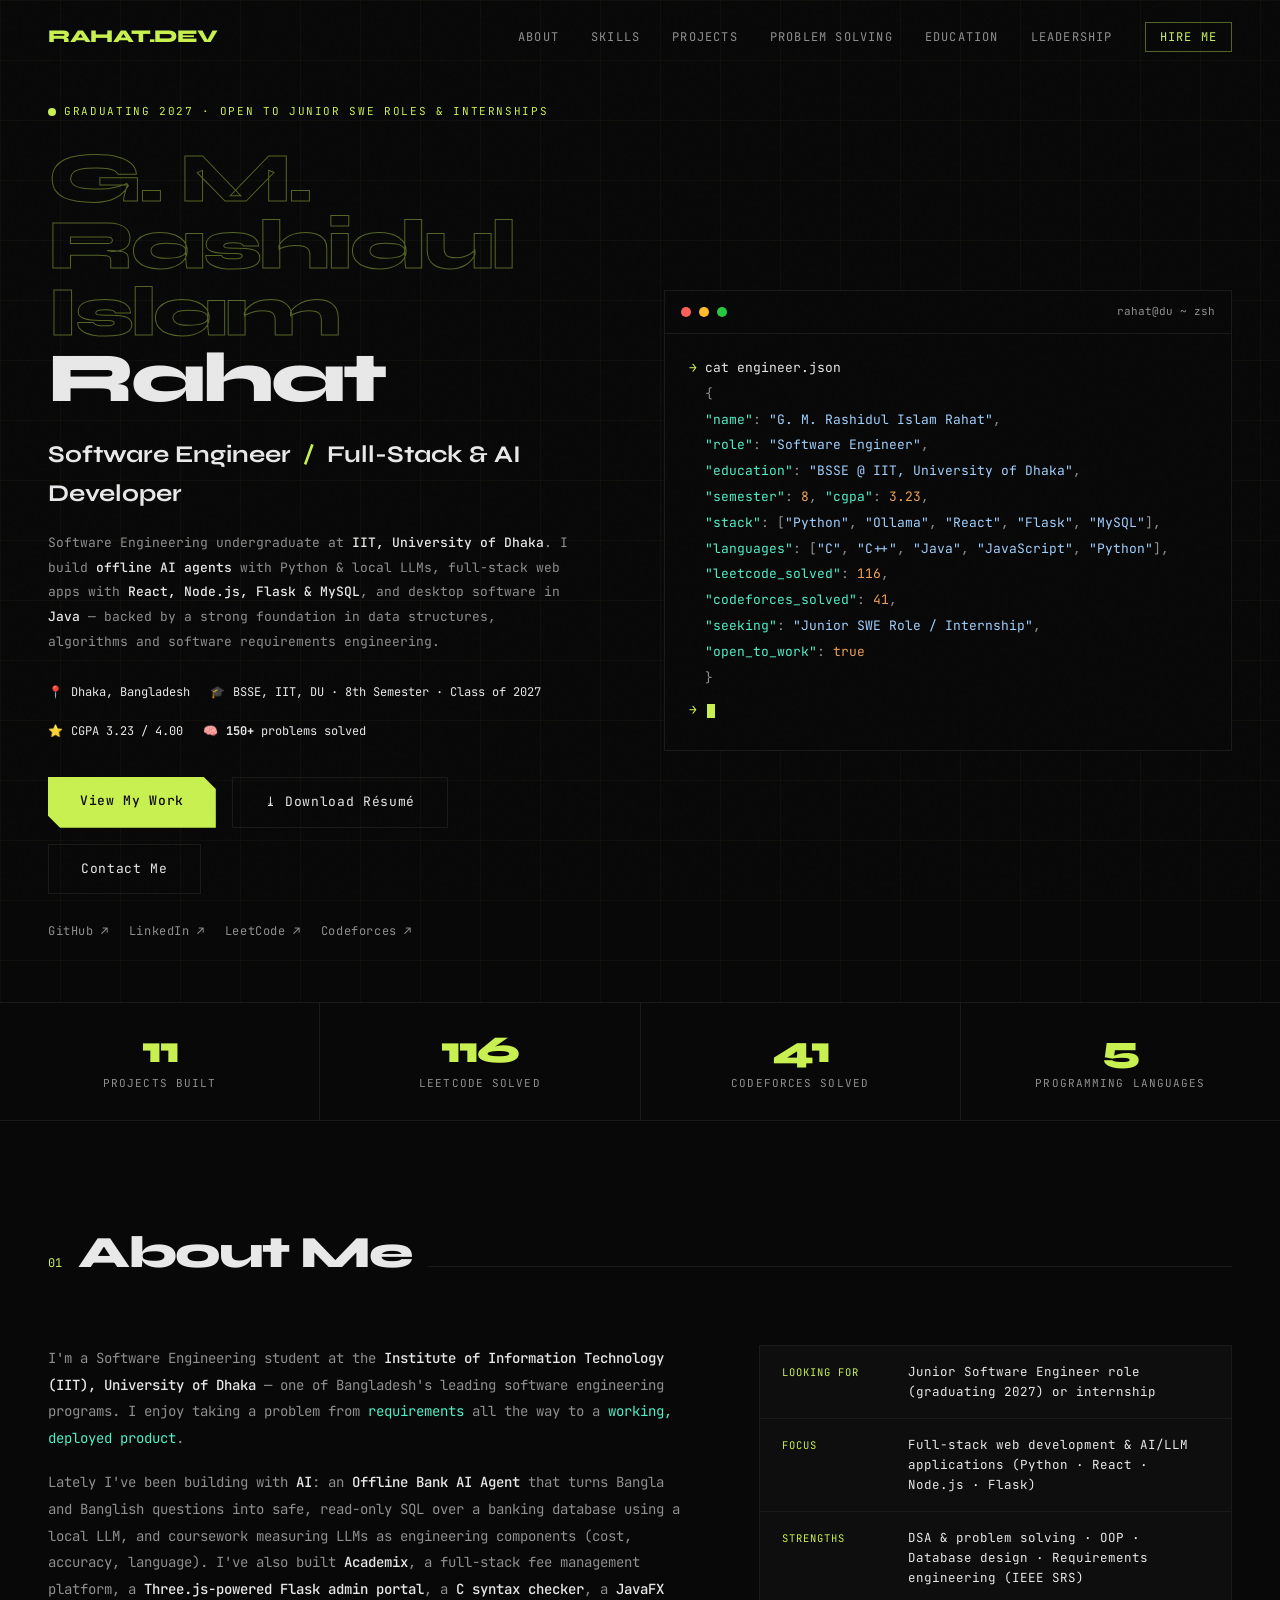
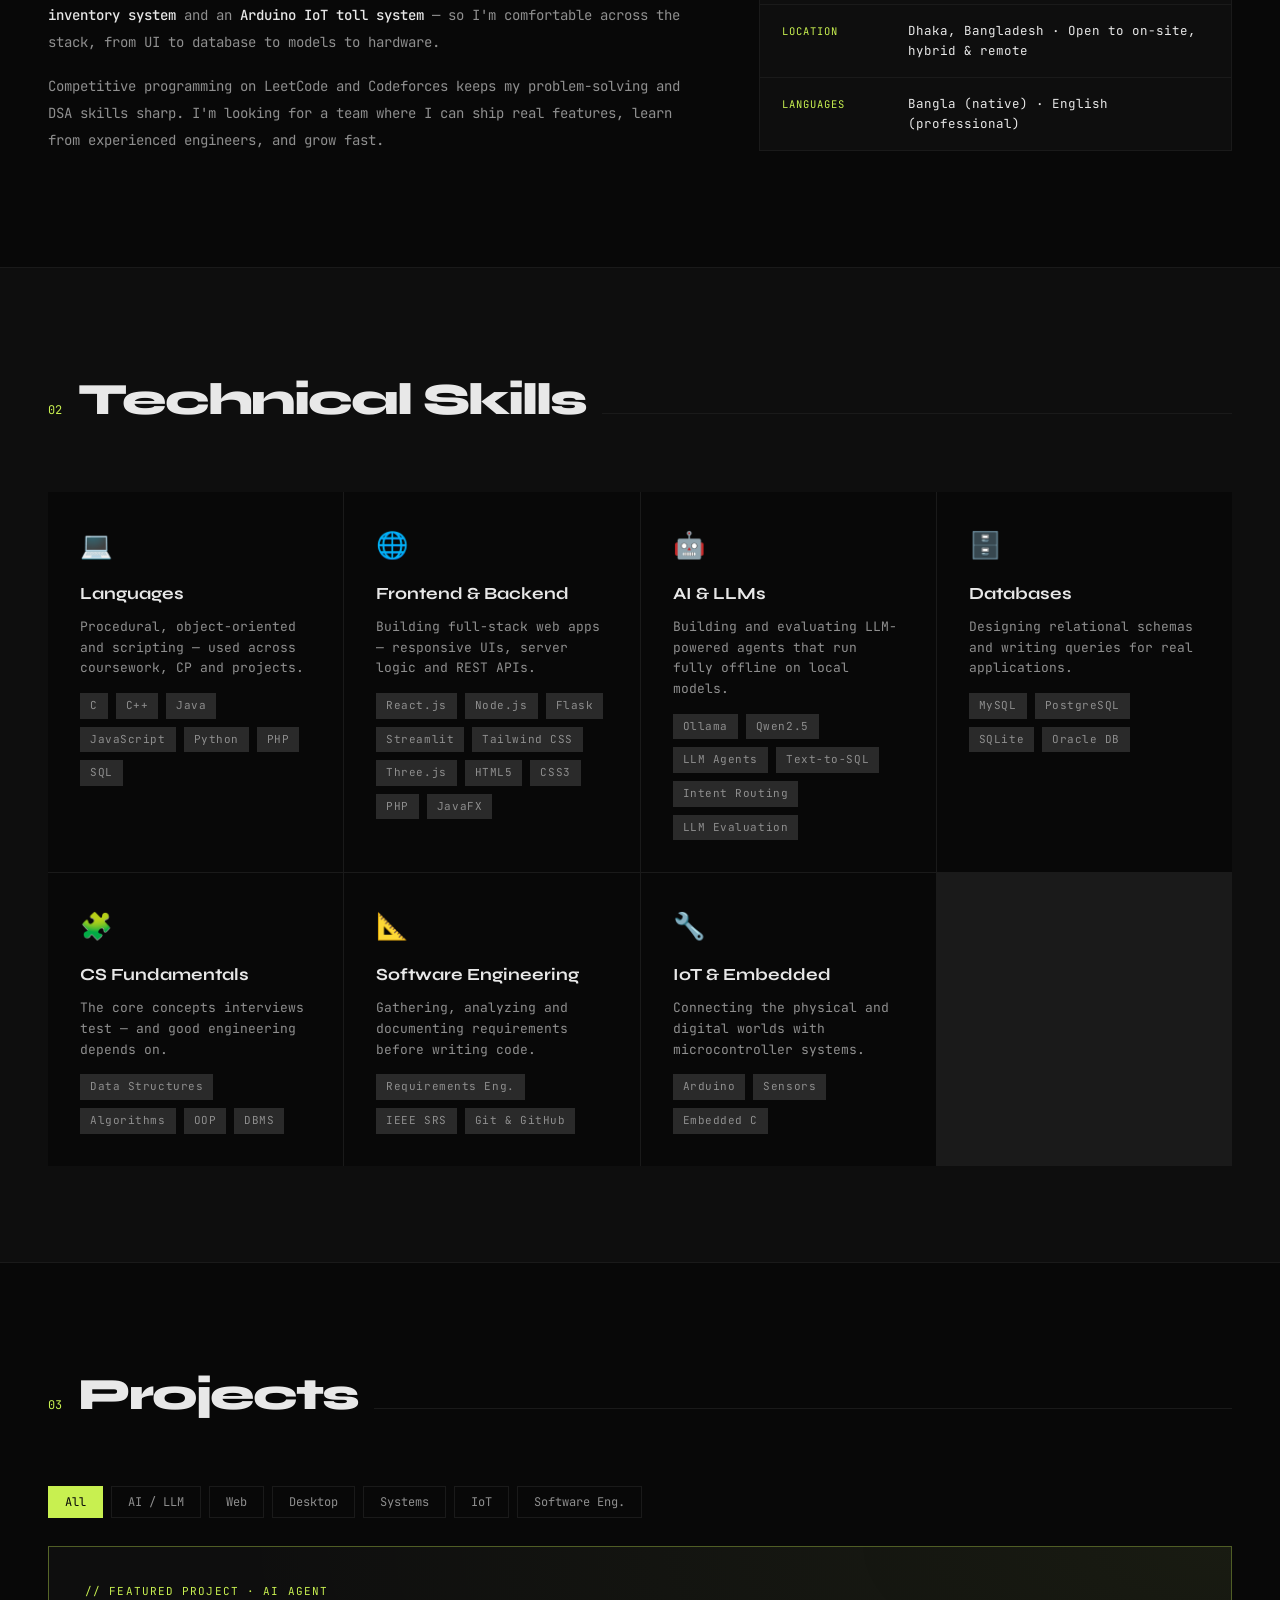
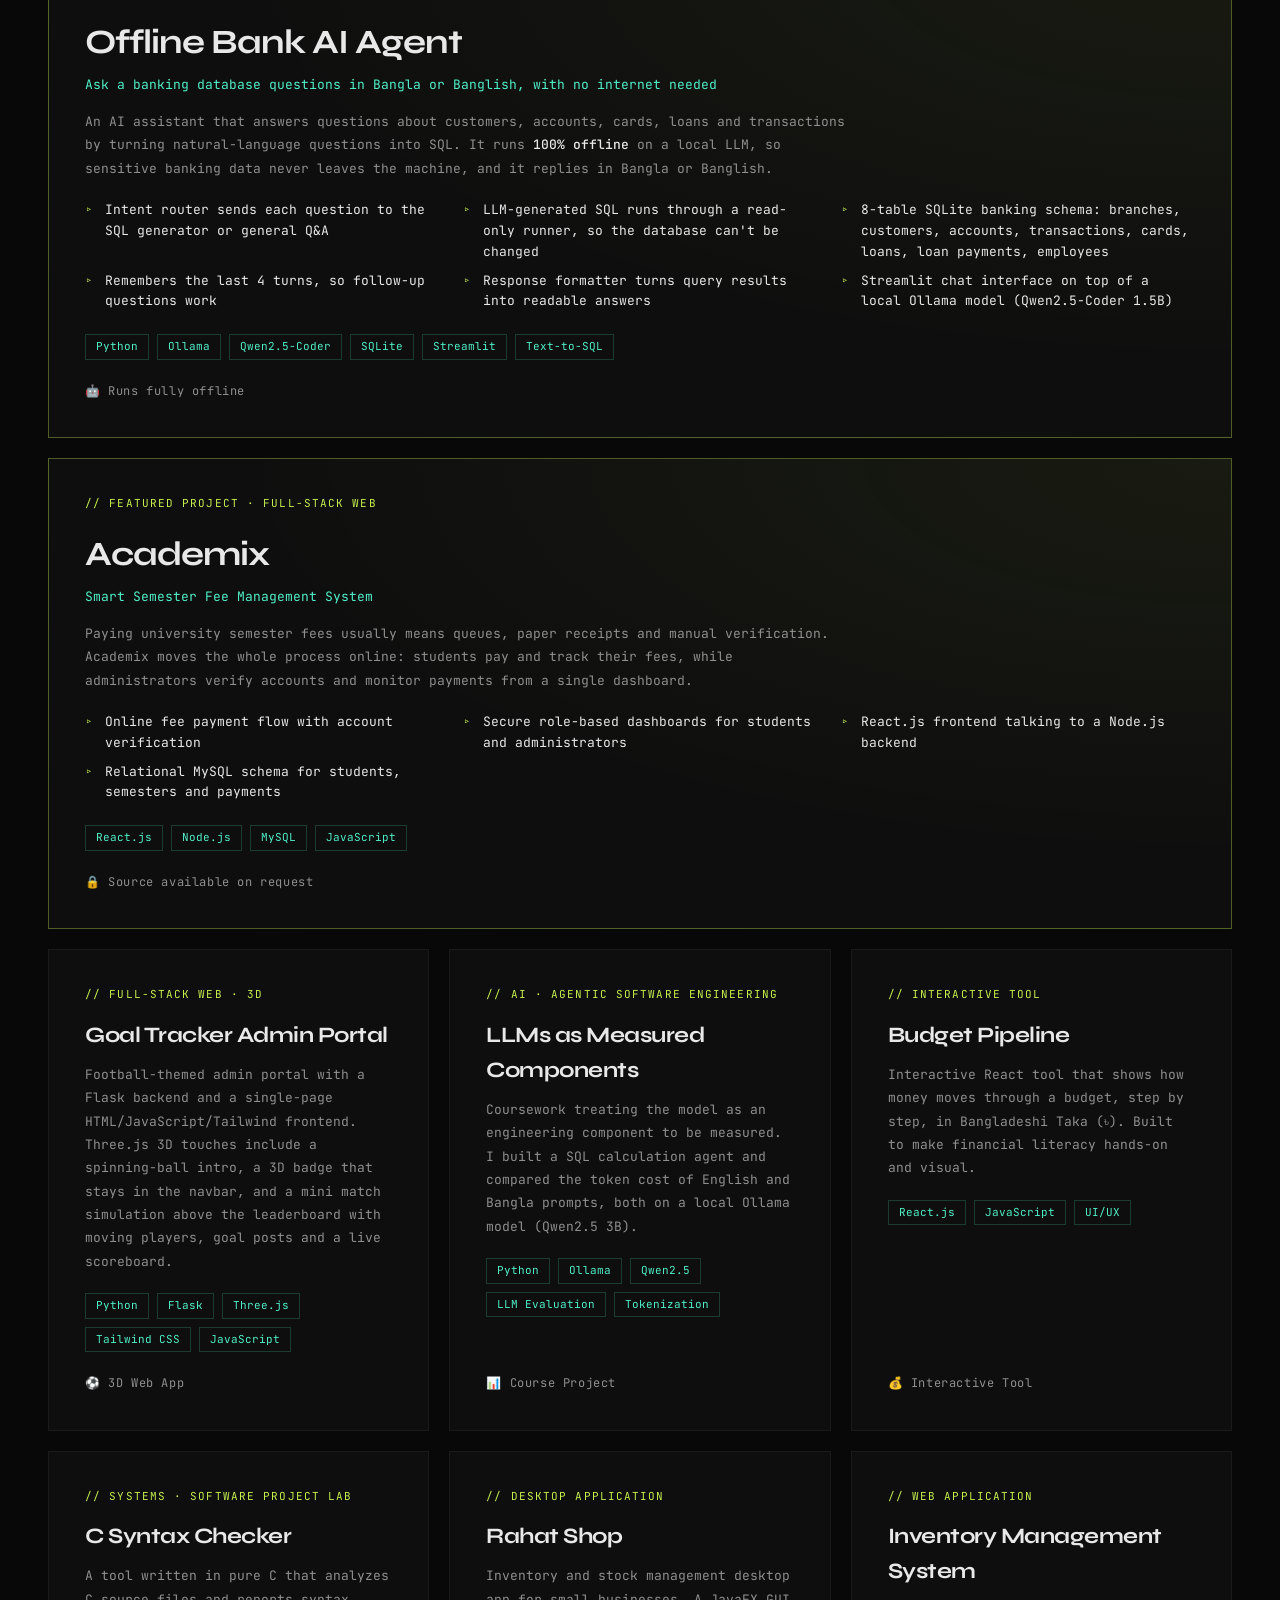
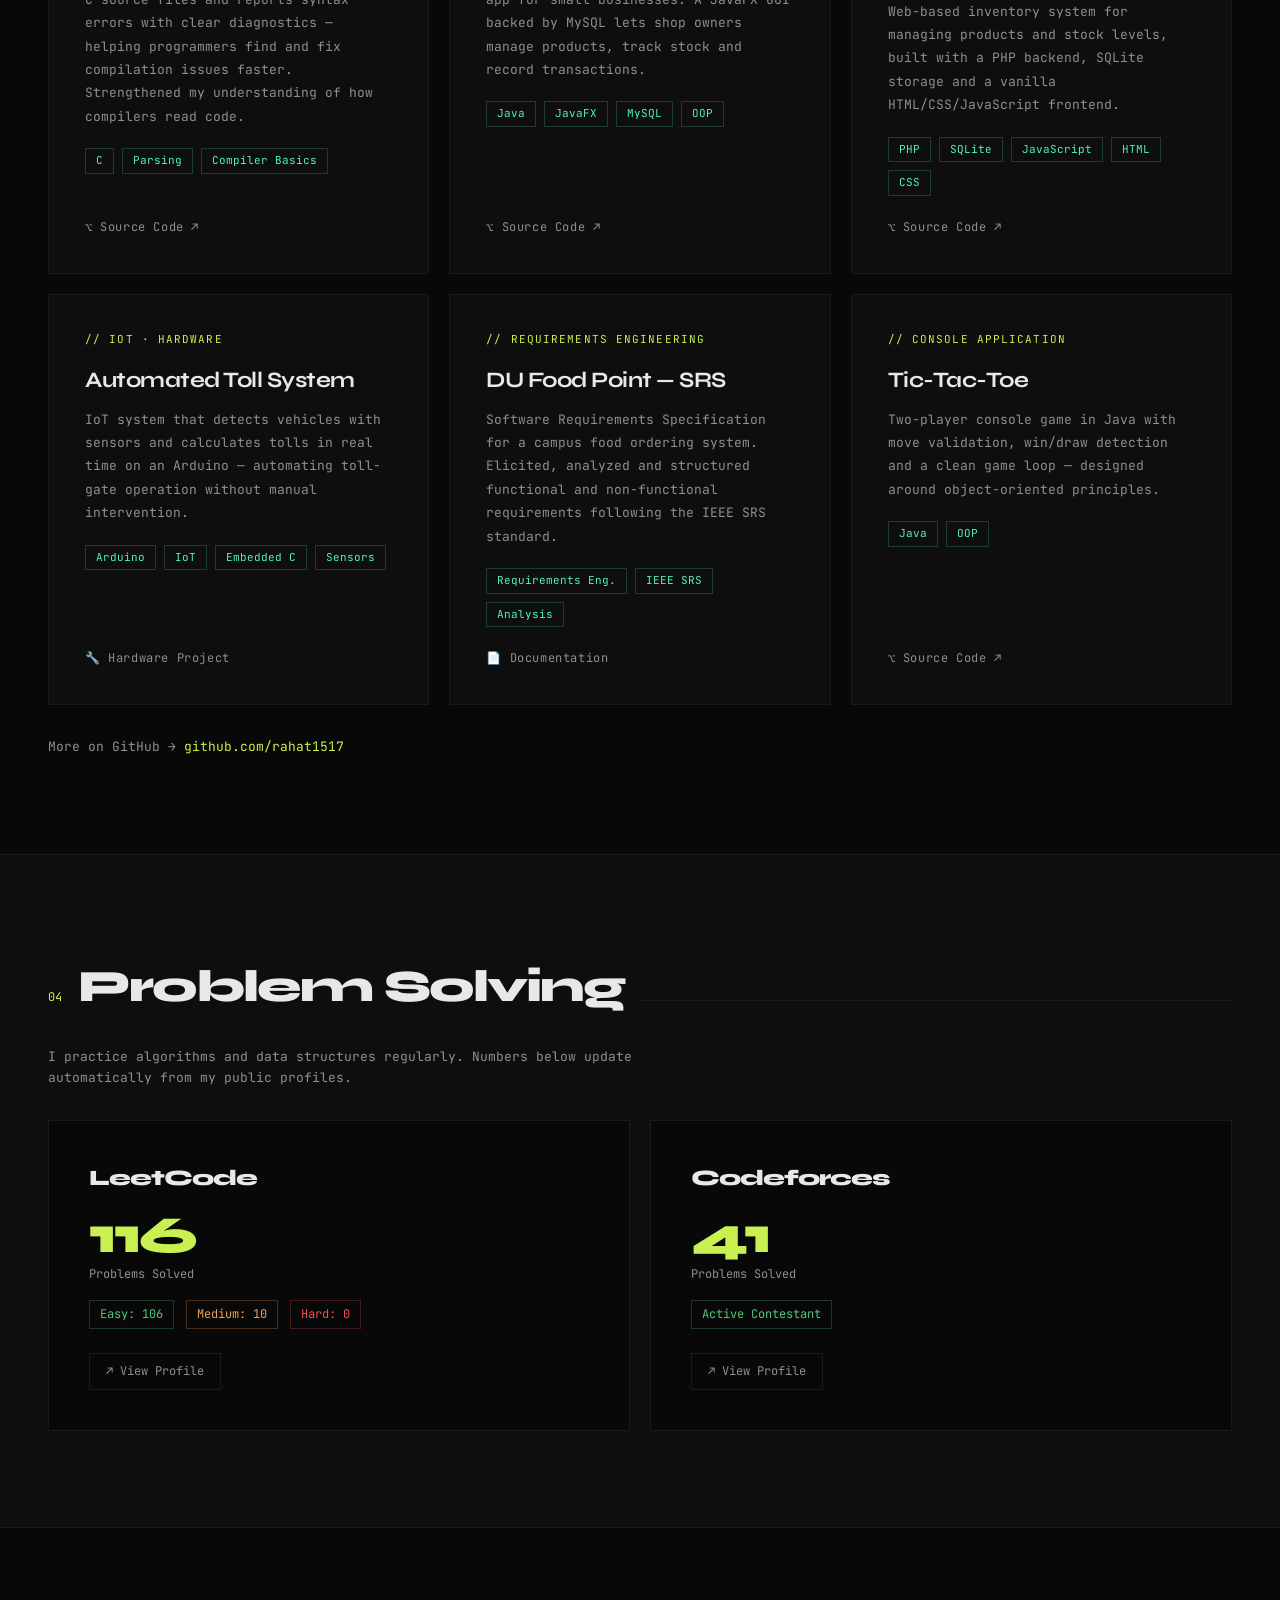
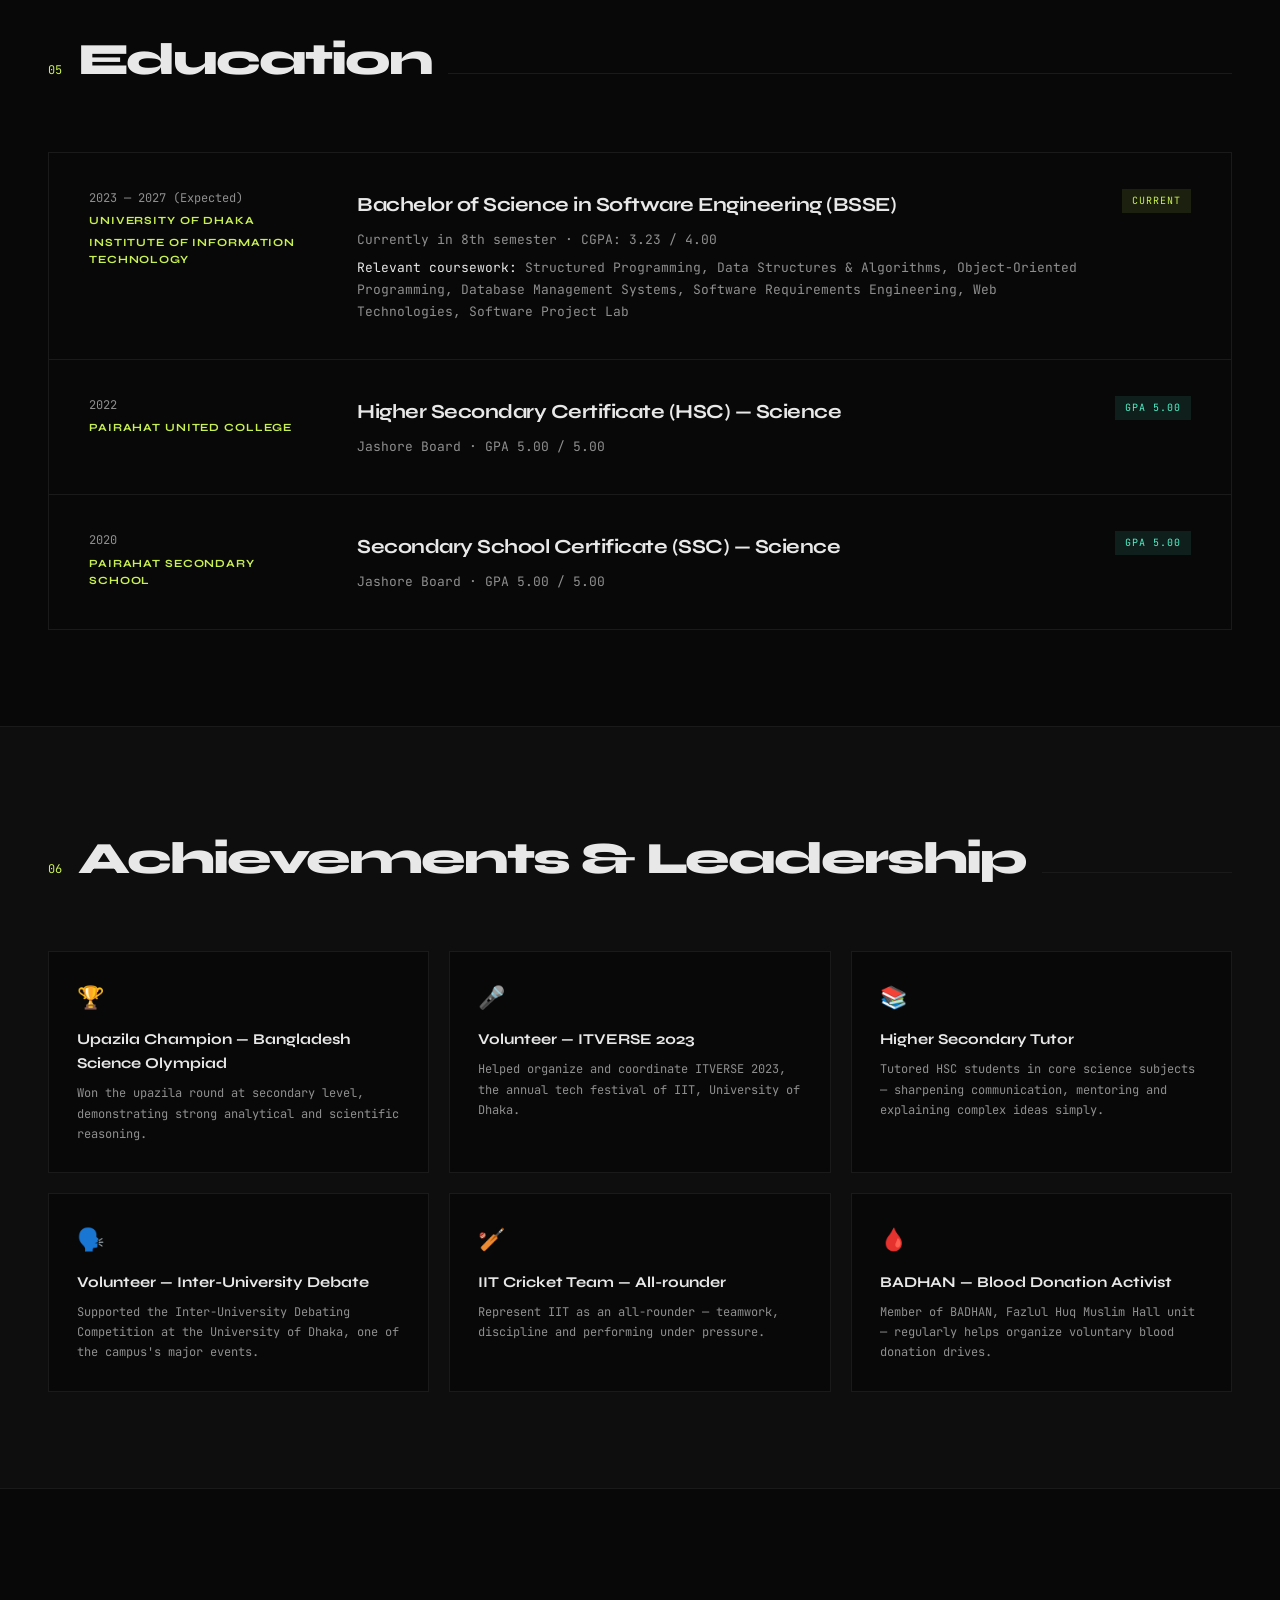
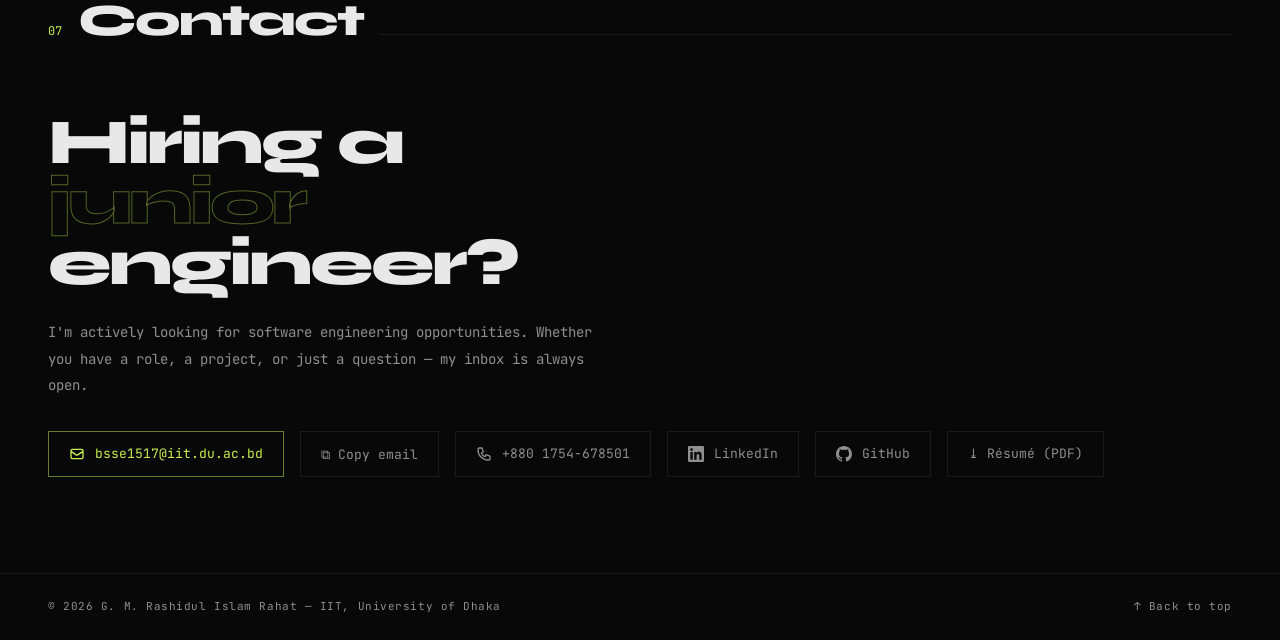
<file: index.html>
<!DOCTYPE html>
<html lang="en">
<head>
  <meta charset="UTF-8" />
  <meta name="viewport" content="width=device-width, initial-scale=1.0" />
  <title>G. M. Rashidul Islam Rahat — Software Engineer | Full-Stack Developer</title>
  <meta name="description" content="G. M. Rashidul Islam Rahat — Software Engineering student at IIT, University of Dhaka. Full-stack and AI developer (Python, LLM agents, Flask, React, Node.js, MySQL, Java) and competitive programmer, graduating 2027 and open to junior software engineering roles and internships." />
  <meta name="keywords" content="Software Engineer, Full-Stack Developer, React, Node.js, MySQL, Java, C++, University of Dhaka, IIT, Junior Software Engineer, Internship, Bangladesh" />
  <meta name="author" content="G. M. Rashidul Islam Rahat" />
  <meta name="theme-color" content="#080808" />

  <!-- Open Graph (link previews on LinkedIn, Facebook, Slack...) -->
  <meta property="og:type" content="website" />
  <meta property="og:title" content="G. M. Rashidul Islam Rahat — Software Engineer" />
  <meta property="og:description" content="Full-stack developer & Software Engineering student at IIT, University of Dhaka. Graduating 2027, open to junior SWE roles and internships." />

  <link rel="icon" href="data:image/svg+xml,%3Csvg xmlns='http://www.w3.org/2000/svg' viewBox='0 0 64 64'%3E%3Crect width='64' height='64' fill='%23080808'/%3E%3Ctext x='50%25' y='54%25' dominant-baseline='middle' text-anchor='middle' font-family='monospace' font-weight='700' font-size='34' fill='%23c8f050'%3ER%3C/text%3E%3C/svg%3E" />

  <link rel="preconnect" href="https://fonts.googleapis.com" />
  <link rel="preconnect" href="https://fonts.gstatic.com" crossorigin />
  <link href="https://fonts.googleapis.com/css2?family=Syne:wght@400;700;800&family=JetBrains+Mono:wght@300;400;500&display=swap" rel="stylesheet" />
  <link rel="stylesheet" href="style.css" />

  <!-- Structured data: helps Google show your name, role and profiles -->
  <script type="application/ld+json">
  {
    "@context": "https://schema.org",
    "@type": "Person",
    "name": "G. M. Rashidul Islam Rahat",
    "jobTitle": "Software Engineer (Student)",
    "alumniOf": "Institute of Information Technology, University of Dhaka",
    "address": { "@type": "PostalAddress", "addressLocality": "Dhaka", "addressCountry": "BD" },
    "email": "mailto:bsse1517@iit.du.ac.bd",
    "sameAs": [
      "https://github.com/rahat1517",
      "https://www.linkedin.com/in/g-m-rashidul-islam-rahat-509b66341/",
      "https://leetcode.com/Rahat1517",
      "https://codeforces.com/profile/rahat1517"
    ],
    "knowsAbout": ["Software Engineering", "Full-Stack Development", "AI Agents", "Large Language Models", "Python", "Flask", "React", "Node.js", "MySQL", "SQLite", "Java", "C++", "Data Structures and Algorithms"]
  }
  </script>
</head>
<body>

  <a href="#main" class="skip-link">Skip to content</a>

  <div class="cursor" id="cursor" aria-hidden="true"></div>
  <div class="cursor-ring" id="cursorRing" aria-hidden="true"></div>

  <!-- NAV -->
  <nav id="nav" aria-label="Primary">
    <a href="#top" class="nav-logo">RAHAT.DEV</a>
    <ul class="nav-links" id="navLinks">
      <li><a href="#about">About</a></li>
      <li><a href="#skills">Skills</a></li>
      <li><a href="#projects">Projects</a></li>
      <li><a href="#cp">Problem Solving</a></li>
      <li><a href="#education">Education</a></li>
      <li><a href="#activities">Leadership</a></li>
      <li><a href="#contact" class="nav-cta">Hire Me</a></li>
    </ul>
    <button class="nav-burger" id="navBurger" aria-label="Open menu" aria-expanded="false" aria-controls="navLinks">
      <span></span><span></span><span></span>
    </button>
  </nav>

  <main id="main">

  <!-- HERO -->
  <section class="hero" id="top">
    <div class="hero-left">
      <p class="hero-tag"><span class="status-dot"></span>Graduating 2027 · Open to Junior SWE Roles &amp; Internships</p>
      <h1 class="hero-name">
        <span class="outline">G. M. Rashidul Islam</span>
        Rahat
      </h1>
      <p class="hero-role">Software Engineer <span class="sep">/</span> Full-Stack &amp; AI Developer</p>
      <p class="hero-desc">
        Software Engineering undergraduate at <strong>IIT, University of Dhaka</strong>.
        I build <strong>offline AI agents</strong> with Python &amp; local LLMs,
        full-stack web apps with <strong>React, Node.js, Flask &amp; MySQL</strong>,
        and desktop software in <strong>Java</strong> — backed by a strong foundation
        in data structures, algorithms and software requirements engineering.
      </p>
      <div class="hero-meta">
        <div class="hero-meta-item">📍 <span>Dhaka, Bangladesh</span></div>
        <div class="hero-meta-item">🎓 <span>BSSE, IIT, DU · 8th Semester · Class of 2027</span></div>
        <div class="hero-meta-item">⭐ <span>CGPA 3.23 / 4.00</span></div>
        <div class="hero-meta-item">🧠 <span><b id="hero-solved">150+</b> problems solved</span></div>
      </div>
      <div class="hero-cta">
        <a href="#projects" class="btn-primary">View My Work</a>
        <a href="resume.pdf" class="btn-outline resume-btn" download>⤓ Download Résumé</a>
        <a href="mailto:bsse1517@iit.du.ac.bd?subject=Opportunity%20for%20Rahat" class="btn-outline">Contact Me</a>
      </div>
      <div class="hero-social">
        <a href="https://github.com/rahat1517" target="_blank" rel="noopener" aria-label="GitHub">GitHub ↗</a>
        <a href="https://www.linkedin.com/in/g-m-rashidul-islam-rahat-509b66341/" target="_blank" rel="noopener" aria-label="LinkedIn">LinkedIn ↗</a>
        <a href="https://leetcode.com/Rahat1517" target="_blank" rel="noopener" aria-label="LeetCode">LeetCode ↗</a>
        <a href="https://codeforces.com/profile/rahat1517" target="_blank" rel="noopener" aria-label="Codeforces">Codeforces ↗</a>
      </div>
    </div>

    <div class="hero-right" aria-hidden="true">
      <div class="terminal">
        <div class="terminal-header">
          <div class="dot r"></div>
          <div class="dot y"></div>
          <div class="dot g"></div>
          <span class="t-title">rahat@du ~ zsh</span>
        </div>
        <div class="terminal-body">
          <div class="tl"><span class="tp">→</span> <span class="tc">cat engineer.json</span></div>
          <div class="tl"><span class="to">{</span></div>
          <div class="tl"><span class="to"><span class="tk">"name"</span>: <span class="ts">"G. M. Rashidul Islam Rahat"</span>,</span></div>
          <div class="tl"><span class="to"><span class="tk">"role"</span>: <span class="ts">"Software Engineer"</span>,</span></div>
          <div class="tl"><span class="to"><span class="tk">"education"</span>: <span class="ts">"BSSE @ IIT, University of Dhaka"</span>,</span></div>
          <div class="tl"><span class="to"><span class="tk">"semester"</span>: <span class="tv">8</span>, <span class="tk">"cgpa"</span>: <span class="tv">3.23</span>,</span></div>
          <div class="tl"><span class="to"><span class="tk">"stack"</span>: [<span class="ts">"Python"</span>, <span class="ts">"Ollama"</span>, <span class="ts">"React"</span>, <span class="ts">"Flask"</span>, <span class="ts">"MySQL"</span>],</span></div>
          <div class="tl"><span class="to"><span class="tk">"languages"</span>: [<span class="ts">"C"</span>, <span class="ts">"C++"</span>, <span class="ts">"Java"</span>, <span class="ts">"JavaScript"</span>, <span class="ts">"Python"</span>],</span></div>
          <div class="tl"><span class="to"><span class="tk">"leetcode_solved"</span>: <span class="tv" id="terminal-lc">116</span>,</span></div>
          <div class="tl"><span class="to"><span class="tk">"codeforces_solved"</span>: <span class="tv" id="terminal-cf">41</span>,</span></div>
          <div class="tl"><span class="to"><span class="tk">"seeking"</span>: <span class="ts">"Junior SWE Role / Internship"</span>,</span></div>
          <div class="tl"><span class="to"><span class="tk">"open_to_work"</span>: <span class="tv">true</span></span></div>
          <div class="tl"><span class="to">}</span></div>
          <div class="tl" style="margin-top:12px"><span class="tp">→</span> <span class="t-cursor"></span></div>
        </div>
      </div>
    </div>
  </section>

  <!-- STATS BAR -->
  <div class="stats-bar">
    <div class="stat reveal">
      <div class="stat-num" data-target="11" data-suffix="">0</div>
      <div class="stat-label">Projects Built</div>
    </div>
    <div class="stat reveal">
      <div class="stat-num" id="lc-stat">116</div>
      <div class="stat-label">LeetCode Solved <span class="live-badge" id="lc-live" hidden>LIVE</span></div>
    </div>
    <div class="stat reveal">
      <div class="stat-num" id="cf-stat">41</div>
      <div class="stat-label">Codeforces Solved <span class="live-badge" id="cf-live" hidden>LIVE</span></div>
    </div>
    <div class="stat reveal">
      <div class="stat-num" data-target="5" data-suffix="">0</div>
      <div class="stat-label">Programming Languages</div>
    </div>
  </div>

  <!-- ABOUT -->
  <section id="about">
    <div class="section-header reveal">
      <span class="section-num">01</span>
      <h2 class="section-title">About Me</h2>
      <div class="section-line"></div>
    </div>
    <div class="about-grid">
      <div class="about-text reveal">
        <p>
          I'm a Software Engineering student at the <strong>Institute of Information
          Technology (IIT), University of Dhaka</strong> — one of Bangladesh's leading
          software engineering programs. I enjoy taking a problem from
          <em>requirements</em> all the way to a <em>working, deployed product</em>.
        </p>
        <p>
          Lately I've been building with <strong>AI</strong>: an
          <strong>Offline Bank AI Agent</strong> that turns Bangla and Banglish questions
          into safe, read-only SQL over a banking database using a local LLM, and
          coursework measuring LLMs as engineering components (cost, accuracy, language).
          I've also built <strong>Academix</strong>, a full-stack fee management platform,
          a <strong>Three.js-powered Flask admin portal</strong>, a <strong>C syntax
          checker</strong>, a <strong>JavaFX inventory system</strong> and an
          <strong>Arduino IoT toll system</strong> — so I'm comfortable across the stack,
          from UI to database to models to hardware.
        </p>
        <p>
          Competitive programming on LeetCode and Codeforces keeps my problem-solving
          and DSA skills sharp. I'm looking for a team where I can ship real features,
          learn from experienced engineers, and grow fast.
        </p>
      </div>
      <aside class="about-facts reveal" aria-label="Quick facts">
        <div class="fact">
          <span class="fact-key">Looking for</span>
          <span class="fact-val">Junior Software Engineer role (graduating 2027) or internship</span>
        </div>
        <div class="fact">
          <span class="fact-key">Focus</span>
          <span class="fact-val">Full-stack web development &amp; AI/LLM applications (Python · React · Node.js · Flask)</span>
        </div>
        <div class="fact">
          <span class="fact-key">Strengths</span>
          <span class="fact-val">DSA &amp; problem solving · OOP · Database design · Requirements engineering (IEEE SRS)</span>
        </div>
        <div class="fact">
          <span class="fact-key">Location</span>
          <span class="fact-val">Dhaka, Bangladesh · Open to on-site, hybrid &amp; remote</span>
        </div>
        <div class="fact">
          <span class="fact-key">Languages</span>
          <span class="fact-val">Bangla (native) · English (professional)</span>
        </div>
      </aside>
    </div>
  </section>

  <!-- SKILLS -->
  <section id="skills" class="alt-bg">
    <div class="section-header reveal">
      <span class="section-num">02</span>
      <h2 class="section-title">Technical Skills</h2>
      <div class="section-line"></div>
    </div>
    <div class="skills-grid">
      <div class="skill-card reveal">
        <div class="skill-icon">💻</div>
        <div class="skill-name">Languages</div>
        <p class="skill-desc">Procedural, object-oriented and scripting — used across coursework, CP and projects.</p>
        <div class="skill-tags">
          <span class="tag">C</span><span class="tag">C++</span><span class="tag">Java</span><span class="tag">JavaScript</span><span class="tag">Python</span><span class="tag">PHP</span><span class="tag">SQL</span>
        </div>
      </div>
      <div class="skill-card reveal">
        <div class="skill-icon">🌐</div>
        <div class="skill-name">Frontend &amp; Backend</div>
        <p class="skill-desc">Building full-stack web apps — responsive UIs, server logic and REST APIs.</p>
        <div class="skill-tags">
          <span class="tag">React.js</span><span class="tag">Node.js</span><span class="tag">Flask</span><span class="tag">Streamlit</span><span class="tag">Tailwind CSS</span><span class="tag">Three.js</span><span class="tag">HTML5</span><span class="tag">CSS3</span><span class="tag">PHP</span><span class="tag">JavaFX</span>
        </div>
      </div>
      <div class="skill-card reveal">
        <div class="skill-icon">🤖</div>
        <div class="skill-name">AI &amp; LLMs</div>
        <p class="skill-desc">Building and evaluating LLM-powered agents that run fully offline on local models.</p>
        <div class="skill-tags">
          <span class="tag">Ollama</span><span class="tag">Qwen2.5</span><span class="tag">LLM Agents</span><span class="tag">Text-to-SQL</span><span class="tag">Intent Routing</span><span class="tag">LLM Evaluation</span>
        </div>
      </div>
      <div class="skill-card reveal">
        <div class="skill-icon">🗄️</div>
        <div class="skill-name">Databases</div>
        <p class="skill-desc">Designing relational schemas and writing queries for real applications.</p>
        <div class="skill-tags">
          <span class="tag">MySQL</span><span class="tag">PostgreSQL</span><span class="tag">SQLite</span><span class="tag">Oracle DB</span>
        </div>
      </div>
      <div class="skill-card reveal">
        <div class="skill-icon">🧩</div>
        <div class="skill-name">CS Fundamentals</div>
        <p class="skill-desc">The core concepts interviews test — and good engineering depends on.</p>
        <div class="skill-tags">
          <span class="tag">Data Structures</span><span class="tag">Algorithms</span><span class="tag">OOP</span><span class="tag">DBMS</span>
        </div>
      </div>
      <div class="skill-card reveal">
        <div class="skill-icon">📐</div>
        <div class="skill-name">Software Engineering</div>
        <p class="skill-desc">Gathering, analyzing and documenting requirements before writing code.</p>
        <div class="skill-tags">
          <span class="tag">Requirements Eng.</span><span class="tag">IEEE SRS</span><span class="tag">Git &amp; GitHub</span>
        </div>
      </div>
      <div class="skill-card reveal">
        <div class="skill-icon">🔧</div>
        <div class="skill-name">IoT &amp; Embedded</div>
        <p class="skill-desc">Connecting the physical and digital worlds with microcontroller systems.</p>
        <div class="skill-tags">
          <span class="tag">Arduino</span><span class="tag">Sensors</span><span class="tag">Embedded C</span>
        </div>
      </div>
    </div>
  </section>

  <!-- PROJECTS -->
  <section id="projects">
    <div class="section-header reveal">
      <span class="section-num">03</span>
      <h2 class="section-title">Projects</h2>
      <div class="section-line"></div>
    </div>

    <div class="project-filters reveal" role="group" aria-label="Filter projects">
      <button class="filter-btn active" data-filter="all">All</button>
      <button class="filter-btn" data-filter="ai">AI / LLM</button>
      <button class="filter-btn" data-filter="web">Web</button>
      <button class="filter-btn" data-filter="desktop">Desktop</button>
      <button class="filter-btn" data-filter="systems">Systems</button>
      <button class="filter-btn" data-filter="iot">IoT</button>
      <button class="filter-btn" data-filter="se">Software Eng.</button>
    </div>

    <div class="projects-grid">

      <!-- FEATURED: AI -->
      <article class="project-card featured reveal" data-category="ai">
        <div class="project-num">// FEATURED PROJECT · AI AGENT</div>
        <div class="project-name">Offline Bank AI Agent</div>
        <p class="project-sub">Ask a banking database questions in Bangla or Banglish, with no internet needed</p>
        <p class="project-desc">
          An AI assistant that answers questions about customers, accounts, cards, loans and
          transactions by turning natural-language questions into SQL. It runs
          <strong>100% offline</strong> on a local LLM, so sensitive banking data never
          leaves the machine, and it replies in Bangla or Banglish.
        </p>
        <ul class="project-highlights">
          <li>Intent router sends each question to the SQL generator or general Q&amp;A</li>
          <li>LLM-generated SQL runs through a read-only runner, so the database can't be changed</li>
          <li>8-table SQLite banking schema: branches, customers, accounts, transactions, cards, loans, loan payments, employees</li>
          <li>Remembers the last 4 turns, so follow-up questions work</li>
          <li>Response formatter turns query results into readable answers</li>
          <li>Streamlit chat interface on top of a local Ollama model (Qwen2.5-Coder 1.5B)</li>
        </ul>
        <div class="project-stack">
          <span class="stack-item">Python</span><span class="stack-item">Ollama</span><span class="stack-item">Qwen2.5-Coder</span><span class="stack-item">SQLite</span><span class="stack-item">Streamlit</span><span class="stack-item">Text-to-SQL</span>
        </div>
        <div class="project-links">
          <span class="project-link no-link">🤖 Runs fully offline</span>
        </div>
      </article>

      <!-- FEATURED -->
      <article class="project-card featured reveal" data-category="web">
        <div class="project-num">// FEATURED PROJECT · FULL-STACK WEB</div>
        <div class="project-name">Academix</div>
        <p class="project-sub">Smart Semester Fee Management System</p>
        <p class="project-desc">
          Paying university semester fees usually means queues, paper receipts and manual
          verification. Academix moves the whole process online: students pay and track
          their fees, while administrators verify accounts and monitor payments from a
          single dashboard.
        </p>
        <ul class="project-highlights">
          <li>Online fee payment flow with account verification</li>
          <li>Secure role-based dashboards for students and administrators</li>
          <li>React.js frontend talking to a Node.js backend</li>
          <li>Relational MySQL schema for students, semesters and payments</li>
        </ul>
        <div class="project-stack">
          <span class="stack-item">React.js</span><span class="stack-item">Node.js</span><span class="stack-item">MySQL</span><span class="stack-item">JavaScript</span>
        </div>
        <div class="project-links">
          <span class="project-link no-link">🔒 Source available on request</span>
        </div>
      </article>

      <article class="project-card reveal" data-category="web">
        <div class="project-num">// FULL-STACK WEB · 3D</div>
        <div class="project-name">Goal Tracker Admin Portal</div>
        <p class="project-desc">
          Football-themed admin portal with a Flask backend and a single-page
          HTML/JavaScript/Tailwind frontend. Three.js 3D touches include a spinning-ball
          intro, a 3D badge that stays in the navbar, and a mini match simulation above
          the leaderboard with moving players, goal posts and a live scoreboard.
        </p>
        <div class="project-stack">
          <span class="stack-item">Python</span><span class="stack-item">Flask</span><span class="stack-item">Three.js</span><span class="stack-item">Tailwind CSS</span><span class="stack-item">JavaScript</span>
        </div>
        <div class="project-links">
          <span class="project-link no-link">⚽ 3D Web App</span>
        </div>
      </article>

      <article class="project-card reveal" data-category="ai">
        <div class="project-num">// AI · AGENTIC SOFTWARE ENGINEERING</div>
        <div class="project-name">LLMs as Measured Components</div>
        <p class="project-desc">
          Coursework treating the model as an engineering component to be measured. I built
          a SQL calculation agent and compared the token cost of English and Bangla prompts,
          both on a local Ollama model (Qwen2.5 3B).
        </p>
        <div class="project-stack">
          <span class="stack-item">Python</span><span class="stack-item">Ollama</span><span class="stack-item">Qwen2.5</span><span class="stack-item">LLM Evaluation</span><span class="stack-item">Tokenization</span>
        </div>
        <div class="project-links">
          <span class="project-link no-link">📊 Course Project</span>
        </div>
      </article>

      <article class="project-card reveal" data-category="web">
        <div class="project-num">// INTERACTIVE TOOL</div>
        <div class="project-name">Budget Pipeline</div>
        <p class="project-desc">
          Interactive React tool that shows how money moves through a budget, step by step,
          in Bangladeshi Taka (৳). Built to make financial literacy hands-on and visual.
        </p>
        <div class="project-stack">
          <span class="stack-item">React.js</span><span class="stack-item">JavaScript</span><span class="stack-item">UI/UX</span>
        </div>
        <div class="project-links">
          <span class="project-link no-link">💰 Interactive Tool</span>
        </div>
      </article>

      <article class="project-card reveal" data-category="systems">
        <div class="project-num">// SYSTEMS · SOFTWARE PROJECT LAB</div>
        <div class="project-name">C Syntax Checker</div>
        <p class="project-desc">
          A tool written in pure C that analyzes C source files and reports syntax errors
          with clear diagnostics — helping programmers find and fix compilation issues
          faster. Strengthened my understanding of how compilers read code.
        </p>
        <div class="project-stack">
          <span class="stack-item">C</span><span class="stack-item">Parsing</span><span class="stack-item">Compiler Basics</span>
        </div>
        <div class="project-links">
          <a href="https://github.com/rahat1517/SPL_-1" target="_blank" rel="noopener" class="project-link">⌥ Source Code ↗</a>
        </div>
      </article>

      <article class="project-card reveal" data-category="desktop">
        <div class="project-num">// DESKTOP APPLICATION</div>
        <div class="project-name">Rahat Shop</div>
        <p class="project-desc">
          Inventory and stock management desktop app for small businesses. A JavaFX GUI
          backed by MySQL lets shop owners manage products, track stock and record
          transactions.
        </p>
        <div class="project-stack">
          <span class="stack-item">Java</span><span class="stack-item">JavaFX</span><span class="stack-item">MySQL</span><span class="stack-item">OOP</span>
        </div>
        <div class="project-links">
          <a href="https://github.com/rahat1517/RahatShop" target="_blank" rel="noopener" class="project-link">⌥ Source Code ↗</a>
        </div>
      </article>

      <article class="project-card reveal" data-category="web">
        <div class="project-num">// WEB APPLICATION</div>
        <div class="project-name">Inventory Management System</div>
        <p class="project-desc">
          Web-based inventory system for managing products and stock levels, built with a
          PHP backend, SQLite storage and a vanilla HTML/CSS/JavaScript frontend.
        </p>
        <div class="project-stack">
          <span class="stack-item">PHP</span><span class="stack-item">SQLite</span><span class="stack-item">JavaScript</span><span class="stack-item">HTML</span><span class="stack-item">CSS</span>
        </div>
        <div class="project-links">
          <a href="https://github.com/rahat1517/WebTechProject" target="_blank" rel="noopener" class="project-link">⌥ Source Code ↗</a>
        </div>
      </article>

      <article class="project-card reveal" data-category="iot">
        <div class="project-num">// IOT · HARDWARE</div>
        <div class="project-name">Automated Toll System</div>
        <p class="project-desc">
          IoT system that detects vehicles with sensors and calculates tolls in real time
          on an Arduino — automating toll-gate operation without manual intervention.
        </p>
        <div class="project-stack">
          <span class="stack-item">Arduino</span><span class="stack-item">IoT</span><span class="stack-item">Embedded C</span><span class="stack-item">Sensors</span>
        </div>
        <div class="project-links">
          <span class="project-link no-link">🔧 Hardware Project</span>
        </div>
      </article>

      <article class="project-card reveal" data-category="se">
        <div class="project-num">// REQUIREMENTS ENGINEERING</div>
        <div class="project-name">DU Food Point — SRS</div>
        <p class="project-desc">
          Software Requirements Specification for a campus food ordering system.
          Elicited, analyzed and structured functional and non-functional requirements
          following the IEEE SRS standard.
        </p>
        <div class="project-stack">
          <span class="stack-item">Requirements Eng.</span><span class="stack-item">IEEE SRS</span><span class="stack-item">Analysis</span>
        </div>
        <div class="project-links">
          <span class="project-link no-link">📄 Documentation</span>
        </div>
      </article>

      <article class="project-card reveal" data-category="desktop">
        <div class="project-num">// CONSOLE APPLICATION</div>
        <div class="project-name">Tic-Tac-Toe</div>
        <p class="project-desc">
          Two-player console game in Java with move validation, win/draw detection and a
          clean game loop — designed around object-oriented principles.
        </p>
        <div class="project-stack">
          <span class="stack-item">Java</span><span class="stack-item">OOP</span>
        </div>
        <div class="project-links">
          <a href="https://github.com/rahat1517/TicTacToe" target="_blank" rel="noopener" class="project-link">⌥ Source Code ↗</a>
        </div>
      </article>

    </div>

    <p class="more-projects reveal">
      More on GitHub →
      <a href="https://github.com/rahat1517" target="_blank" rel="noopener">github.com/rahat1517</a>
    </p>
  </section>

  <!-- COMPETITIVE PROGRAMMING -->
  <section id="cp" class="alt-bg">
    <div class="section-header reveal">
      <span class="section-num">04</span>
      <h2 class="section-title">Problem Solving</h2>
      <div class="section-line"></div>
    </div>
    <p class="section-intro reveal">
      I practice algorithms and data structures regularly. Numbers below update
      automatically from my public profiles.
    </p>
    <div class="cp-grid">
      <div class="cp-card reveal">
        <div class="cp-platform">LeetCode</div>
        <div class="cp-count" id="lc-cp-count">116</div>
        <div class="cp-label">Problems Solved</div>
        <div class="cp-breakdown" id="lc-breakdown">
          <span class="diff easy">Easy: 106</span>
          <span class="diff medium">Medium: 10</span>
          <span class="diff hard">Hard: 0</span>
        </div>
        <a href="https://leetcode.com/Rahat1517" target="_blank" rel="noopener" class="cp-link">↗ View Profile</a>
      </div>
      <div class="cp-card reveal">
        <div class="cp-platform">Codeforces</div>
        <div class="cp-count" id="cf-cp-count">41</div>
        <div class="cp-label">Problems Solved</div>
        <div class="cp-breakdown" id="cf-breakdown">
          <span class="diff easy">Active Contestant</span>
        </div>
        <a href="https://codeforces.com/profile/rahat1517" target="_blank" rel="noopener" class="cp-link">↗ View Profile</a>
      </div>
    </div>
  </section>

  <!-- EDUCATION -->
  <section id="education">
    <div class="section-header reveal">
      <span class="section-num">05</span>
      <h2 class="section-title">Education</h2>
      <div class="section-line"></div>
    </div>
    <div class="edu-list">
      <div class="edu-item reveal">
        <div class="edu-left">
          <div class="edu-period">2023 — 2027 (Expected)</div>
          <div class="edu-inst">University of Dhaka</div>
          <div class="edu-inst">Institute of Information Technology</div>
        </div>
        <div class="edu-right">
          <div class="edu-degree">Bachelor of Science in Software Engineering (BSSE)</div>
          <p class="edu-detail">Currently in 8th semester · CGPA: 3.23 / 4.00</p>
          <p class="edu-detail"><span class="edu-label">Relevant coursework:</span> Structured Programming, Data Structures &amp; Algorithms, Object-Oriented Programming, Database Management Systems, Software Requirements Engineering, Web Technologies, Software Project Lab</p>
        </div>
        <div class="edu-badge current">Current</div>
      </div>
      <div class="edu-item reveal">
        <div class="edu-left">
          <div class="edu-period">2022</div>
          <div class="edu-inst">Pairahat United College</div>
        </div>
        <div class="edu-right">
          <div class="edu-degree">Higher Secondary Certificate (HSC) — Science</div>
          <p class="edu-detail">Jashore Board · GPA 5.00 / 5.00</p>
        </div>
        <div class="edu-badge gold">GPA 5.00</div>
      </div>
      <div class="edu-item reveal">
        <div class="edu-left">
          <div class="edu-period">2020</div>
          <div class="edu-inst">Pairahat Secondary School</div>
        </div>
        <div class="edu-right">
          <div class="edu-degree">Secondary School Certificate (SSC) — Science</div>
          <p class="edu-detail">Jashore Board · GPA 5.00 / 5.00</p>
        </div>
        <div class="edu-badge gold">GPA 5.00</div>
      </div>
    </div>
  </section>

  <!-- LEADERSHIP & ACTIVITIES -->
  <section id="activities" class="alt-bg">
    <div class="section-header reveal">
      <span class="section-num">06</span>
      <h2 class="section-title">Achievements &amp; Leadership</h2>
      <div class="section-line"></div>
    </div>
    <div class="act-grid">
      <div class="act-card reveal">
        <div class="act-icon">🏆</div>
        <div class="act-title">Upazila Champion — Bangladesh Science Olympiad</div>
        <p class="act-desc">Won the upazila round at secondary level, demonstrating strong analytical and scientific reasoning.</p>
      </div>
      <div class="act-card reveal">
        <div class="act-icon">🎤</div>
        <div class="act-title">Volunteer — ITVERSE 2023</div>
        <p class="act-desc">Helped organize and coordinate ITVERSE 2023, the annual tech festival of IIT, University of Dhaka.</p>
      </div>
      <div class="act-card reveal">
        <div class="act-icon">📚</div>
        <div class="act-title">Higher Secondary Tutor</div>
        <p class="act-desc">Tutored HSC students in core science subjects — sharpening communication, mentoring and explaining complex ideas simply.</p>
      </div>
      <div class="act-card reveal">
        <div class="act-icon">🗣️</div>
        <div class="act-title">Volunteer — Inter-University Debate</div>
        <p class="act-desc">Supported the Inter-University Debating Competition at the University of Dhaka, one of the campus's major events.</p>
      </div>
      <div class="act-card reveal">
        <div class="act-icon">🏏</div>
        <div class="act-title">IIT Cricket Team — All-rounder</div>
        <p class="act-desc">Represent IIT as an all-rounder — teamwork, discipline and performing under pressure.</p>
      </div>
      <div class="act-card reveal">
        <div class="act-icon">🩸</div>
        <div class="act-title">BADHAN — Blood Donation Activist</div>
        <p class="act-desc">Member of BADHAN, Fazlul Huq Muslim Hall unit — regularly helps organize voluntary blood donation drives.</p>
      </div>
    </div>
  </section>

  <!-- CONTACT -->
  <section id="contact" class="contact-section">
    <div class="section-header reveal">
      <span class="section-num">07</span>
      <h2 class="section-title">Contact</h2>
      <div class="section-line"></div>
    </div>
    <h2 class="contact-heading reveal">
      Hiring a<br />
      <span>junior</span><br />
      engineer?
    </h2>
    <p class="contact-sub reveal">
      I'm actively looking for software engineering opportunities. Whether you have a
      role, a project, or just a question — my inbox is always open.
    </p>
    <div class="contact-links reveal">
      <a href="mailto:bsse1517@iit.du.ac.bd?subject=Opportunity%20for%20Rahat" class="contact-link primary">
        <svg width="16" height="16" fill="none" stroke="currentColor" viewBox="0 0 24 24" aria-hidden="true"><path stroke-linecap="round" stroke-linejoin="round" stroke-width="2" d="M3 8l7.89 5.26a2 2 0 002.22 0L21 8M5 19h14a2 2 0 002-2V7a2 2 0 00-2-2H5a2 2 0 00-2 2v10a2 2 0 002 2z"/></svg>
        bsse1517@iit.du.ac.bd
      </a>
      <button type="button" class="contact-link copy-btn" data-copy="bsse1517@iit.du.ac.bd">⧉ Copy email</button>
      <a href="tel:+8801754678501" class="contact-link">
        <svg width="16" height="16" fill="none" stroke="currentColor" viewBox="0 0 24 24" aria-hidden="true"><path stroke-linecap="round" stroke-linejoin="round" stroke-width="2" d="M3 5a2 2 0 012-2h3.28a1 1 0 01.948.684l1.498 4.493a1 1 0 01-.502 1.21l-2.257 1.13a11.042 11.042 0 005.516 5.516l1.13-2.257a1 1 0 011.21-.502l4.493 1.498a1 1 0 01.684.949V19a2 2 0 01-2 2h-1C9.716 21 3 14.284 3 6V5z"/></svg>
        +880 1754-678501
      </a>
      <a href="https://www.linkedin.com/in/g-m-rashidul-islam-rahat-509b66341/" target="_blank" rel="noopener" class="contact-link">
        <svg width="16" height="16" fill="currentColor" viewBox="0 0 24 24" aria-hidden="true"><path d="M20.447 20.452h-3.554v-5.569c0-1.328-.027-3.037-1.852-3.037-1.853 0-2.136 1.445-2.136 2.939v5.667H9.351V9h3.414v1.561h.046c.477-.9 1.637-1.85 3.37-1.85 3.601 0 4.267 2.37 4.267 5.455v6.286zM5.337 7.433c-1.144 0-2.063-.926-2.063-2.065 0-1.138.92-2.063 2.063-2.063 1.14 0 2.064.925 2.064 2.063 0 1.139-.925 2.065-2.064 2.065zm1.782 13.019H3.555V9h3.564v11.452zM22.225 0H1.771C.792 0 0 .774 0 1.729v20.542C0 23.227.792 24 1.771 24h20.451C23.2 24 24 23.227 24 22.271V1.729C24 .774 23.2 0 22.222 0h.003z"/></svg>
        LinkedIn
      </a>
      <a href="https://github.com/rahat1517" target="_blank" rel="noopener" class="contact-link">
        <svg width="16" height="16" fill="currentColor" viewBox="0 0 24 24" aria-hidden="true"><path d="M12 0C5.374 0 0 5.373 0 12c0 5.302 3.438 9.8 8.207 11.387.599.111.793-.261.793-.577v-2.234c-3.338.726-4.033-1.416-4.033-1.416-.546-1.387-1.333-1.756-1.333-1.756-1.089-.745.083-.729.083-.729 1.205.084 1.839 1.237 1.839 1.237 1.07 1.834 2.807 1.304 3.492.997.107-.775.418-1.305.762-1.604-2.665-.305-5.467-1.334-5.467-5.931 0-1.311.469-2.381 1.236-3.221-.124-.303-.535-1.524.117-3.176 0 0 1.008-.322 3.301 1.23A11.509 11.509 0 0112 5.803c1.02.005 2.047.138 3.006.404 2.291-1.552 3.297-1.23 3.297-1.23.653 1.653.242 2.874.118 3.176.77.84 1.235 1.911 1.235 3.221 0 4.609-2.807 5.624-5.479 5.921.43.372.823 1.102.823 2.222v3.293c0 .319.192.694.801.576C20.566 21.797 24 17.3 24 12c0-6.627-5.373-12-12-12z"/></svg>
        GitHub
      </a>
      <a href="resume.pdf" class="contact-link resume-btn" download>⤓ Résumé (PDF)</a>
    </div>
  </section>

  </main>

  <footer>
    <p>© <span id="year">2026</span> G. M. Rashidul Islam Rahat — IIT, University of Dhaka</p>
    <a href="#top" class="back-top">↑ Back to top</a>
  </footer>

  <script src="script.js"></script>
</body>
</html>
</file>
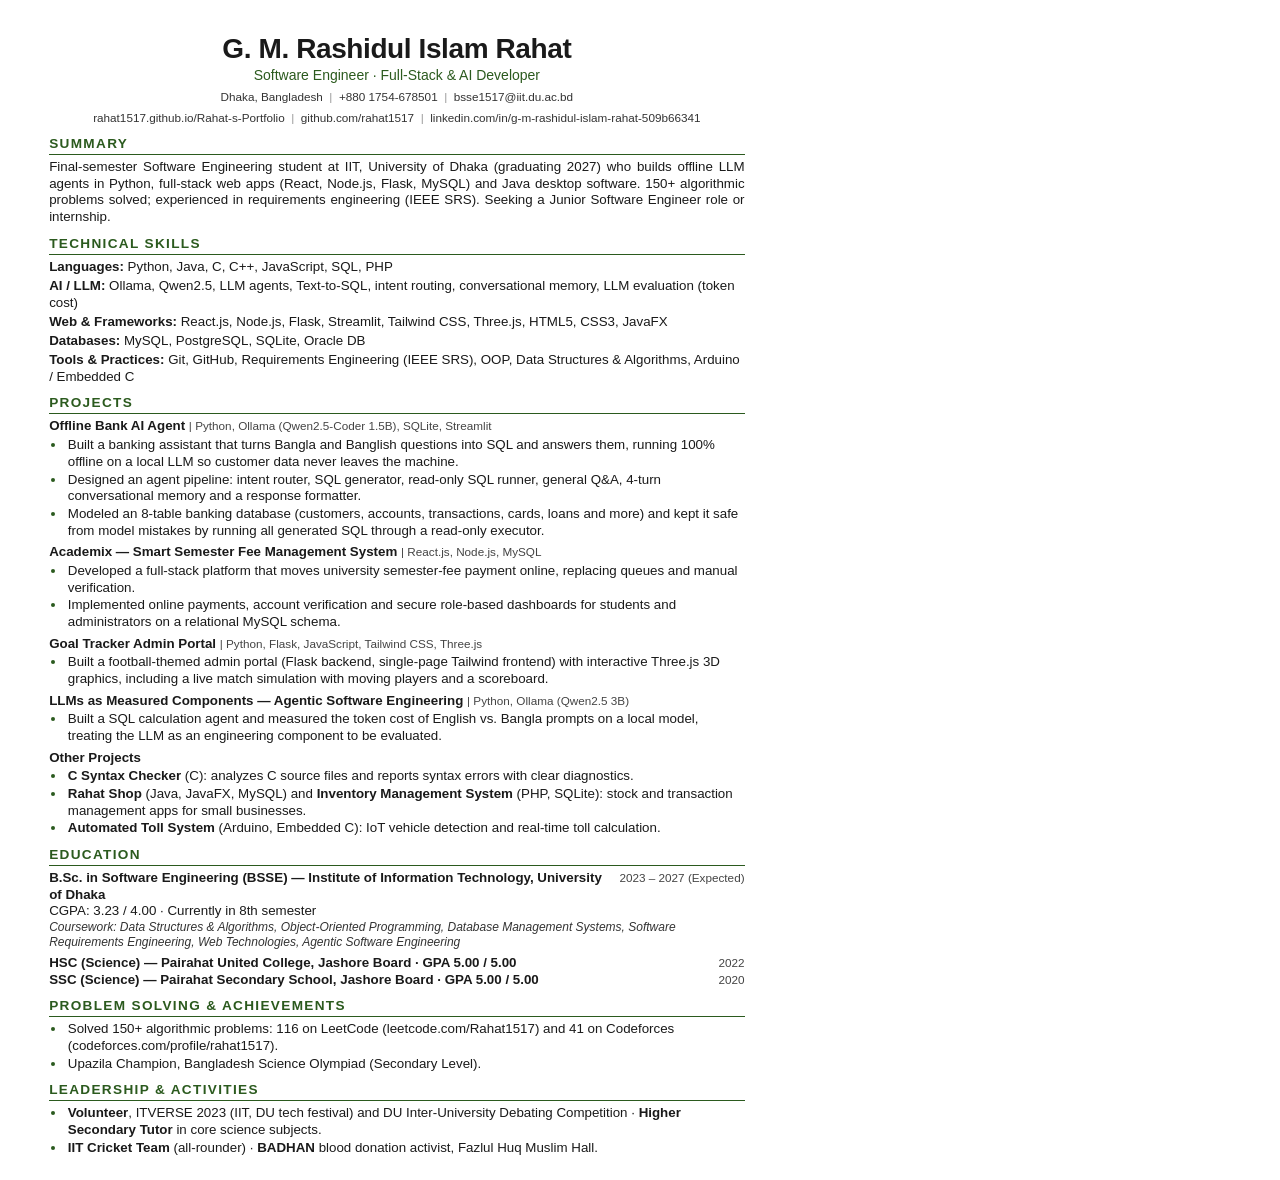
<file: _resume/resume.html>
<!DOCTYPE html>
<html lang="en">
<head>
<meta charset="UTF-8" />
<title>G. M. Rashidul Islam Rahat — Resume</title>
<!-- Source for resume.pdf. Regenerate: open in Chrome → Print → Save as PDF (A4, no margins/headers). -->
<style>
  @page { size: A4; margin: 0; }
  * { box-sizing: border-box; margin: 0; padding: 0; }
  body {
    font-family: Carlito, Calibri, Arial, sans-serif;
    font-size: 10pt;
    line-height: 1.26;
    color: #1a1a1a;
    background: #fff;
  }
  .page { width: 210mm; min-height: 297mm; padding: 9mm 13mm 6mm; }
  a { color: inherit; text-decoration: none; }

  header { text-align: center; margin-bottom: 7pt; }
  h1 { font-size: 21pt; font-weight: 700; letter-spacing: -0.3pt; line-height: 1.1; }
  .title { font-size: 10.5pt; font-weight: 500; color: #2b5a1e; margin-top: 2pt; }
  .contact { margin-top: 4pt; font-size: 8.8pt; color: #333; }
  .contact span + span::before { content: "  |  "; color: #999; white-space: pre; }

  h2 {
    font-size: 10.2pt;
    font-weight: 700;
    letter-spacing: 1pt;
    text-transform: uppercase;
    color: #2b5a1e;
    border-bottom: 1.2pt solid #2b5a1e;
    padding-bottom: 1.5pt;
    margin: 6.5pt 0 3pt;
  }
  p.summary { text-align: justify; }

  .item { margin-bottom: 3.5pt; }
  .row { display: flex; justify-content: space-between; align-items: baseline; gap: 8pt; }
  .row .left { font-weight: 600; }
  .row .right { font-size: 8.8pt; color: #444; white-space: nowrap; }
  .sub { font-style: italic; color: #333; font-size: 9pt; }
  .stack { font-weight: 400; color: #444; font-size: 8.8pt; }

  ul { margin: 1.5pt 0 0 13pt; }
  li { margin-bottom: 0.6pt; padding-left: 1pt; }
  li::marker { color: #2b5a1e; }

  .skills div { margin-bottom: 1.8pt; }
  .skills b { font-weight: 600; }
</style>
</head>
<body>
<div class="page">

  <header>
    <h1>G. M. Rashidul Islam Rahat</h1>
    <div class="title">Software Engineer · Full-Stack &amp; AI Developer</div>
    <div class="contact">
      <span>Dhaka, Bangladesh</span><span>+880 1754-678501</span><span><a href="mailto:bsse1517@iit.du.ac.bd">bsse1517@iit.du.ac.bd</a></span>
    </div>
    <div class="contact">
      <span><a href="https://rahat1517.github.io/Rahat-s-Portfolio/">rahat1517.github.io/Rahat-s-Portfolio</a></span><span><a href="https://github.com/rahat1517">github.com/rahat1517</a></span><span><a href="https://www.linkedin.com/in/g-m-rashidul-islam-rahat-509b66341/">linkedin.com/in/g-m-rashidul-islam-rahat-509b66341</a></span>
    </div>
  </header>

  <h2>Summary</h2>
  <p class="summary">
    Final-semester Software Engineering student at IIT, University of Dhaka (graduating 2027) who builds
    offline LLM agents in Python, full-stack web apps (React, Node.js, Flask, MySQL) and Java desktop software.
    150+ algorithmic problems solved; experienced in requirements engineering (IEEE SRS).
    Seeking a Junior Software Engineer role or internship.
  </p>

  <h2>Technical Skills</h2>
  <div class="skills">
    <div><b>Languages:</b> Python, Java, C, C++, JavaScript, SQL, PHP</div>
    <div><b>AI / LLM:</b> Ollama, Qwen2.5, LLM agents, Text-to-SQL, intent routing, conversational memory, LLM evaluation (token cost)</div>
    <div><b>Web &amp; Frameworks:</b> React.js, Node.js, Flask, Streamlit, Tailwind CSS, Three.js, HTML5, CSS3, JavaFX</div>
    <div><b>Databases:</b> MySQL, PostgreSQL, SQLite, Oracle DB</div>
    <div><b>Tools &amp; Practices:</b> Git, GitHub, Requirements Engineering (IEEE SRS), OOP, Data Structures &amp; Algorithms, Arduino / Embedded C</div>
  </div>

  <h2>Projects</h2>

  <div class="item">
    <div class="row">
      <div class="left">Offline Bank AI Agent <span class="stack">| Python, Ollama (Qwen2.5-Coder 1.5B), SQLite, Streamlit</span></div>
    </div>
    <ul>
      <li>Built a banking assistant that turns Bangla and Banglish questions into SQL and answers them, running 100% offline on a local LLM so customer data never leaves the machine.</li>
      <li>Designed an agent pipeline: intent router, SQL generator, read-only SQL runner, general Q&amp;A, 4-turn conversational memory and a response formatter.</li>
      <li>Modeled an 8-table banking database (customers, accounts, transactions, cards, loans and more) and kept it safe from model mistakes by running all generated SQL through a read-only executor.</li>
    </ul>
  </div>

  <div class="item">
    <div class="row">
      <div class="left">Academix — Smart Semester Fee Management System <span class="stack">| React.js, Node.js, MySQL</span></div>
    </div>
    <ul>
      <li>Developed a full-stack platform that moves university semester-fee payment online, replacing queues and manual verification.</li>
      <li>Implemented online payments, account verification and secure role-based dashboards for students and administrators on a relational MySQL schema.</li>
    </ul>
  </div>

  <div class="item">
    <div class="row">
      <div class="left">Goal Tracker Admin Portal <span class="stack">| Python, Flask, JavaScript, Tailwind CSS, Three.js</span></div>
    </div>
    <ul>
      <li>Built a football-themed admin portal (Flask backend, single-page Tailwind frontend) with interactive Three.js 3D graphics, including a live match simulation with moving players and a scoreboard.</li>
    </ul>
  </div>

  <div class="item">
    <div class="row">
      <div class="left">LLMs as Measured Components — Agentic Software Engineering <span class="stack">| Python, Ollama (Qwen2.5 3B)</span></div>
    </div>
    <ul>
      <li>Built a SQL calculation agent and measured the token cost of English vs. Bangla prompts on a local model, treating the LLM as an engineering component to be evaluated.</li>
    </ul>
  </div>

  <div class="item">
    <div class="left" style="font-weight:600">Other Projects</div>
    <ul>
      <li><b>C Syntax Checker</b> (C): analyzes C source files and reports syntax errors with clear diagnostics.</li>
      <li><b>Rahat Shop</b> (Java, JavaFX, MySQL) and <b>Inventory Management System</b> (PHP, SQLite): stock and transaction management apps for small businesses.</li>
      <li><b>Automated Toll System</b> (Arduino, Embedded C): IoT vehicle detection and real-time toll calculation.</li>
    </ul>
  </div>

  <h2>Education</h2>
  <div class="item">
    <div class="row">
      <div class="left">B.Sc. in Software Engineering (BSSE) — Institute of Information Technology, University of Dhaka</div>
      <div class="right">2023 – 2027 (Expected)</div>
    </div>
    <div>CGPA: 3.23 / 4.00 · Currently in 8th semester</div>
    <div class="sub">Coursework: Data Structures &amp; Algorithms, Object-Oriented Programming, Database Management Systems, Software Requirements Engineering, Web Technologies, Agentic Software Engineering</div>
  </div>
  <div class="item">
    <div class="row">
      <div class="left">HSC (Science) — Pairahat United College, Jashore Board · GPA 5.00 / 5.00</div>
      <div class="right">2022</div>
    </div>
    <div class="row">
      <div class="left" style="font-weight:600">SSC (Science) — Pairahat Secondary School, Jashore Board · GPA 5.00 / 5.00</div>
      <div class="right">2020</div>
    </div>
  </div>

  <h2>Problem Solving &amp; Achievements</h2>
  <ul>
    <li>Solved 150+ algorithmic problems: 116 on LeetCode (<a href="https://leetcode.com/Rahat1517">leetcode.com/Rahat1517</a>) and 41 on Codeforces (<a href="https://codeforces.com/profile/rahat1517">codeforces.com/profile/rahat1517</a>).</li>
    <li>Upazila Champion, Bangladesh Science Olympiad (Secondary Level).</li>
  </ul>

  <h2>Leadership &amp; Activities</h2>
  <ul>
    <li><b>Volunteer</b>, ITVERSE 2023 (IIT, DU tech festival) and DU Inter-University Debating Competition · <b>Higher Secondary Tutor</b> in core science subjects.</li>
    <li><b>IIT Cricket Team</b> (all-rounder) · <b>BADHAN</b> blood donation activist, Fazlul Huq Muslim Hall.</li>
  </ul>

</div>
</body>
</html>
</file>
<file: style.css>
/* ---------- RESET & VARIABLES ---------- */
*, *::before, *::after {
  box-sizing: border-box;
  margin: 0;
  padding: 0;
}

:root {
  --bg:       #080808;
  --surface:  #0e0e0e;
  --border:   #1a1a1a;
  --accent:   #c8f050;
  --accent2:  #50f0c8;
  --text:     #e8e8e8;
  --muted:    #8f8f8f;
  --faint:    #5f5f5f;
  --dimmed:   #2a2a2a;
}

html { scroll-behavior: smooth; }

body {
  background: var(--bg);
  color: var(--text);
  font-family: 'JetBrains Mono', monospace;
  font-size: 14px;
  line-height: 1.6;
  overflow-x: hidden;
}

/* Noise texture overlay */
body::before {
  content: '';
  position: fixed;
  inset: 0;
  background-image: url("data:image/svg+xml,%3Csvg viewBox='0 0 256 256' xmlns='http://www.w3.org/2000/svg'%3E%3Cfilter id='noise'%3E%3CfeTurbulence type='fractalNoise' baseFrequency='0.9' numOctaves='4' stitchTiles='stitch'/%3E%3C/filter%3E%3Crect width='100%25' height='100%25' filter='url(%23noise)' opacity='0.03'/%3E%3C/svg%3E");
  pointer-events: none;
  z-index: 1000;
  opacity: 0.4;
}

/* ---------- CURSOR (enabled by JS for mouse users only) ---------- */
.cursor, .cursor-ring { display: none; }
body.custom-cursor.cursor-on .cursor, body.custom-cursor.cursor-on .cursor-ring { display: block; }
body.custom-cursor, body.custom-cursor a, body.custom-cursor button { cursor: none; }
.cursor {
  position: fixed;
  width: 12px;
  height: 12px;
  background: var(--accent);
  border-radius: 50%;
  pointer-events: none;
  z-index: 9999;
  transform: translate(-50%, -50%);
  transition: transform 0.1s, width 0.2s, height 0.2s;
  mix-blend-mode: difference;
}

.cursor-ring {
  position: fixed;
  width: 36px;
  height: 36px;
  border: 1px solid var(--accent);
  border-radius: 50%;
  pointer-events: none;
  z-index: 9998;
  transform: translate(-50%, -50%);
  transition: opacity 0.3s;
  opacity: 0.5;
}

/* ---------- SCROLLBAR ---------- */
::-webkit-scrollbar       { width: 4px; }
::-webkit-scrollbar-track { background: var(--bg); }
::-webkit-scrollbar-thumb { background: var(--border); }
::-webkit-scrollbar-thumb:hover { background: var(--accent); }

/* ---------- NAV ---------- */
nav {
  position: fixed;
  top: 0; left: 0; right: 0;
  z-index: 100;
  padding: 22px 48px;
  display: flex;
  justify-content: space-between;
  align-items: center;
  transition: background 0.3s, border-color 0.3s, backdrop-filter 0.3s;
}

nav.scrolled {
  background: rgba(8, 8, 8, 0.92);
  backdrop-filter: blur(20px);
  border-bottom: 1px solid var(--border);
}

.nav-logo {
  font-family: 'Syne', sans-serif;
  font-weight: 800;
  font-size: 18px;
  color: var(--accent);
  text-decoration: none;
  letter-spacing: -0.5px;
}

.nav-links {
  display: flex;
  gap: 32px;
  list-style: none;
}

.nav-links a {
  color: var(--muted);
  text-decoration: none;
  font-size: 12px;
  letter-spacing: 0.1em;
  text-transform: uppercase;
  transition: color 0.2s;
}

.nav-links a:hover { color: var(--accent); }

.nav-burger {
  display: none;
  flex-direction: column;
  gap: 5px;
  background: none;
  border: none;
  cursor: pointer;
  padding: 4px;
}

.nav-burger span {
  display: block;
  width: 24px;
  height: 2px;
  background: var(--text);
  transition: all 0.3s;
}

/* ---------- HERO ---------- */
.hero {
  min-height: 100vh;
  display: grid;
  grid-template-columns: 1fr 1fr;
  align-items: center;
  padding: 100px 48px 60px;
  gap: 48px;
  position: relative;
  overflow: hidden;
}

/* Grid lines */
.hero::after {
  content: '';
  position: absolute;
  inset: 0;
  background-image:
    linear-gradient(rgba(200, 240, 80, 0.03) 1px, transparent 1px),
    linear-gradient(90deg, rgba(200, 240, 80, 0.03) 1px, transparent 1px);
  background-size: 60px 60px;
  pointer-events: none;
}

.hero-left { position: relative; z-index: 2; }

.hero-tag {
  display: inline-flex;
  align-items: center;
  gap: 8px;
  color: var(--accent);
  font-size: 11px;
  letter-spacing: 0.15em;
  text-transform: uppercase;
  margin-bottom: 24px;
  opacity: 0;
  animation: fadeUp 0.8s 0.2s forwards;
}

.hero-tag::before {
  content: '';
  width: 24px;
  height: 1px;
  background: var(--accent);
}

.hero-name {
  font-family: 'Syne', sans-serif;
  font-size: clamp(42px, 5.5vw, 80px);
  font-weight: 800;
  line-height: 0.95;
  letter-spacing: -3px;
  margin-bottom: 24px;
  opacity: 0;
  animation: fadeUp 0.8s 0.4s forwards;
}

.hero-name .outline {
  color: transparent;
  -webkit-text-stroke: 1px rgba(200, 240, 80, 0.4);
}

.hero-desc {
  color: var(--muted);
  max-width: 440px;
  line-height: 1.9;
  font-size: 13px;
  margin-bottom: 28px;
  opacity: 0;
  animation: fadeUp 0.8s 0.6s forwards;
}

.hero-meta {
  display: flex;
  gap: 20px;
  flex-wrap: wrap;
  margin-bottom: 36px;
  opacity: 0;
  animation: fadeUp 0.8s 0.7s forwards;
}

.hero-meta-item {
  display: flex;
  align-items: center;
  gap: 8px;
  color: var(--muted);
  font-size: 12px;
}

.hero-meta-item span { color: var(--text); }

.hero-cta {
  display: flex;
  gap: 16px;
  flex-wrap: wrap;
  opacity: 0;
  animation: fadeUp 0.8s 0.8s forwards;
}

/* Buttons */
.btn-primary {
  background: var(--accent);
  color: #080808;
  border: none;
  padding: 14px 32px;
  font-family: 'JetBrains Mono', monospace;
  font-size: 13px;
  font-weight: 500;
  letter-spacing: 0.05em;
  text-decoration: none;
  display: inline-block;
  transition: transform 0.2s, box-shadow 0.2s;
  clip-path: polygon(0 0, calc(100% - 12px) 0, 100% 12px, 100% 100%, 12px 100%, 0 calc(100% - 12px));
}

.btn-primary:hover {
  transform: translateY(-2px);
  box-shadow: 0 8px 32px rgba(200, 240, 80, 0.3);
}

.btn-outline {
  background: transparent;
  color: var(--text);
  border: 1px solid var(--border);
  padding: 14px 32px;
  font-family: 'JetBrains Mono', monospace;
  font-size: 13px;
  letter-spacing: 0.05em;
  text-decoration: none;
  display: inline-block;
  transition: border-color 0.2s, color 0.2s;
}

.btn-outline:hover {
  border-color: var(--accent);
  color: var(--accent);
}

/* ---------- TERMINAL ---------- */
.hero-right {
  position: relative;
  z-index: 2;
  opacity: 0;
  animation: fadeUp 0.8s 0.5s forwards;
}

.terminal {
  background: #080808;
  border: 1px solid var(--border);
  position: relative;
}

.terminal::before {
  content: '';
  position: absolute;
  inset: -1px;
  background: linear-gradient(135deg, rgba(200, 240, 80, 0.15), transparent 50%);
  z-index: -1;
}

.terminal-header {
  padding: 12px 16px;
  border-bottom: 1px solid var(--border);
  display: flex;
  align-items: center;
  gap: 8px;
}

.dot { width: 10px; height: 10px; border-radius: 50%; }
.dot.r { background: #ff5f57; }
.dot.y { background: #febc2e; }
.dot.g { background: #28c840; }
.t-title { color: var(--muted); font-size: 11px; margin-left: auto; }

.terminal-body { padding: 24px; }

.tl { margin-bottom: 5px; font-size: 13px; }
.tp  { color: var(--accent); }
.tc  { color: var(--text); }
.to  { color: var(--muted); padding-left: 16px; display: block; }
.tk  { color: var(--accent2); }
.tv  { color: #f0a050; }
.ts  { color: #a0d0ff; }

.t-cursor {
  display: inline-block;
  width: 8px;
  height: 14px;
  background: var(--accent);
  animation: blink 1s infinite;
  vertical-align: middle;
  margin-left: 2px;
}

/* ---------- STATS BAR ---------- */
.stats-bar {
  border-top: 1px solid var(--border);
  border-bottom: 1px solid var(--border);
  display: grid;
  grid-template-columns: repeat(4, 1fr);
  gap: 1px;
  background: var(--border);
}

.stat {
  background: var(--bg);
  padding: 28px 32px;
  text-align: center;
}

.stat-num {
  font-family: 'Syne', sans-serif;
  font-size: 38px;
  font-weight: 800;
  color: var(--accent);
  letter-spacing: -2px;
  line-height: 1;
}

.stat-label {
  color: var(--muted);
  font-size: 11px;
  letter-spacing: 0.1em;
  text-transform: uppercase;
  margin-top: 6px;
}

.live-badge {
  background: rgba(200, 240, 80, 0.15);
  color: var(--accent);
  font-size: 9px;
  padding: 2px 6px;
  letter-spacing: 0.1em;
  margin-left: 4px;
  vertical-align: middle;
  animation: pulse 2s infinite;
}

/* ---------- SECTIONS ---------- */
section { padding: 96px 48px; }

.alt-bg {
  background: var(--surface);
  border-top: 1px solid var(--border);
  border-bottom: 1px solid var(--border);
}

.section-header {
  display: flex;
  align-items: baseline;
  gap: 16px;
  margin-bottom: 56px;
}

.section-num { color: var(--accent); font-size: 12px; }

.section-title {
  font-family: 'Syne', sans-serif;
  font-size: clamp(26px, 3.5vw, 46px);
  font-weight: 800;
  letter-spacing: -2px;
}

.section-line {
  flex: 1;
  height: 1px;
  background: var(--border);
}

/* ---------- SKILLS ---------- */
.skills-grid {
  display: grid;
  grid-template-columns: repeat(auto-fit, minmax(260px, 1fr));
  gap: 1px;
  background: var(--border);
}

.skill-card {
  background: var(--bg);
  padding: 32px;
  transition: background 0.3s;
  position: relative;
  overflow: hidden;
}

.skill-card::before {
  content: '';
  position: absolute;
  bottom: 0; left: 0; right: 0;
  height: 2px;
  background: var(--accent);
  transform: scaleX(0);
  transform-origin: left;
  transition: transform 0.3s;
}

.skill-card:hover             { background: #0d0d0d; }
.skill-card:hover::before     { transform: scaleX(1); }

.skill-icon  { font-size: 26px; margin-bottom: 14px; }
.skill-name  { font-family: 'Syne', sans-serif; font-size: 17px; font-weight: 700; margin-bottom: 10px; }
.skill-desc  { color: var(--muted); font-size: 13px; }
.skill-tags  { display: flex; flex-wrap: wrap; gap: 8px; margin-top: 14px; }

.tag {
  background: var(--dimmed);
  color: var(--muted);
  padding: 4px 10px;
  font-size: 11px;
  letter-spacing: 0.05em;
  transition: background 0.2s, color 0.2s;
}

.skill-card:hover .tag {
  background: rgba(200, 240, 80, 0.1);
  color: var(--accent);
}

/* ---------- PROJECTS ---------- */
.projects-grid {
  display: grid;
  grid-template-columns: repeat(auto-fit, minmax(320px, 1fr));
  gap: 20px;
}

.project-card {
  border: 1px solid var(--border);
  padding: 36px;
  position: relative;
  overflow: hidden;
  transition: border-color 0.3s, transform 0.3s;
  background: var(--surface);
}

.project-card::after {
  content: '';
  position: absolute;
  top: 0; left: 0; right: 0;
  height: 1px;
  background: linear-gradient(90deg, var(--accent), transparent);
  opacity: 0;
  transition: opacity 0.3s;
}

.project-card:hover              { border-color: var(--accent); transform: translateY(-4px); }
.project-card:hover::after       { opacity: 1; }

.project-num  { font-size: 11px; color: var(--accent); letter-spacing: 0.1em; margin-bottom: 14px; }
.project-name { font-family: 'Syne', sans-serif; font-size: 22px; font-weight: 700; letter-spacing: -0.5px; margin-bottom: 10px; }
.project-desc { color: var(--muted); line-height: 1.8; font-size: 13px; margin-bottom: 20px; }

.project-stack {
  display: flex;
  gap: 8px;
  flex-wrap: wrap;
  margin-bottom: 22px;
}

.stack-item {
  color: var(--accent2);
  font-size: 11px;
  border: 1px solid rgba(80, 240, 200, 0.2);
  padding: 3px 10px;
}

.project-links { display: flex; gap: 16px; }

.project-link {
  color: var(--muted);
  text-decoration: none;
  font-size: 12px;
  letter-spacing: 0.05em;
  transition: color 0.2s;
  display: flex;
  align-items: center;
  gap: 6px;
}

.project-link:hover     { color: var(--accent); }
.project-link.no-link   { cursor: default; }

/* ---------- EDUCATION ---------- */
.edu-list { display: flex; flex-direction: column; }

.edu-item {
  border: 1px solid var(--border);
  border-bottom: none;
  padding: 36px 40px;
  display: grid;
  grid-template-columns: 220px 1fr;
  gap: 48px;
  align-items: start;
  transition: background 0.3s;
  position: relative;
}

.edu-item:last-child  { border-bottom: 1px solid var(--border); }
.edu-item:hover       { background: #0a0a0a; }

.edu-period { color: var(--muted); font-size: 12px; }

.edu-inst {
  font-family: 'Syne', sans-serif;
  font-size: 11px;
  font-weight: 700;
  letter-spacing: 0.08em;
  text-transform: uppercase;
  color: var(--accent);
  margin-top: 4px;
}

.edu-degree {
  font-family: 'Syne', sans-serif;
  font-size: 20px;
  font-weight: 700;
  letter-spacing: -0.5px;
  margin-bottom: 8px;
}

.edu-detail { color: var(--muted); font-size: 13px; line-height: 1.7; }

.edu-badge {
  position: absolute;
  right: 40px;
  top: 36px;
  font-size: 10px;
  padding: 4px 10px;
  letter-spacing: 0.1em;
  text-transform: uppercase;
}

.edu-badge.current { background: rgba(200, 240, 80, 0.1);  color: var(--accent); }
.edu-badge.gold    { background: rgba(80, 240, 200, 0.1);   color: var(--accent2); }

/* ---------- COMPETITIVE PROGRAMMING ---------- */
.cp-grid {
  display: grid;
  grid-template-columns: 1fr 1fr;
  gap: 20px;
}

.cp-card {
  border: 1px solid var(--border);
  padding: 40px;
  background: var(--bg);
  transition: border-color 0.3s;
  position: relative;
  overflow: hidden;
}

.cp-card:hover { border-color: var(--accent); }

.cp-platform {
  font-family: 'Syne', sans-serif;
  font-size: 22px;
  font-weight: 800;
  letter-spacing: -1px;
  margin-bottom: 12px;
}

.cp-count {
  font-family: 'Syne', sans-serif;
  font-size: 52px;
  font-weight: 800;
  color: var(--accent);
  letter-spacing: -3px;
  line-height: 1;
  margin-bottom: 4px;
}

.cp-label {
  color: var(--muted);
  font-size: 12px;
  margin-bottom: 16px;
}

.cp-breakdown {
  display: flex;
  gap: 12px;
  flex-wrap: wrap;
  margin-bottom: 24px;
}

.diff {
  font-size: 12px;
  padding: 4px 10px;
}

.diff.easy   { color: #50c878; border: 1px solid rgba(80,200,120,0.25); }
.diff.medium { color: #f0a050; border: 1px solid rgba(240,160,80,0.25); }
.diff.hard   { color: #f05050; border: 1px solid rgba(240,80,80,0.25);  }

.cp-link {
  display: inline-flex;
  align-items: center;
  gap: 6px;
  color: var(--muted);
  text-decoration: none;
  font-size: 12px;
  border: 1px solid var(--border);
  padding: 8px 16px;
  transition: all 0.2s;
}

.cp-link:hover { border-color: var(--accent); color: var(--accent); }

/* ---------- ACTIVITIES ---------- */
.act-grid {
  display: grid;
  grid-template-columns: repeat(auto-fit, minmax(300px, 1fr));
  gap: 20px;
}

.act-card {
  border: 1px solid var(--border);
  padding: 28px;
  background: var(--bg);
  transition: border-color 0.3s, background 0.3s;
}

.act-card:hover {
  border-color: rgba(200, 240, 80, 0.3);
  background: #0a0a0a;
}

.act-icon  { font-size: 22px; margin-bottom: 12px; }
.act-title { font-family: 'Syne', sans-serif; font-size: 15px; font-weight: 700; margin-bottom: 8px; }
.act-desc  { color: var(--muted); font-size: 12px; line-height: 1.7; }

/* ---------- CONTACT ---------- */
.contact-section { }

.contact-heading {
  font-family: 'Syne', sans-serif;
  font-size: clamp(36px, 5vw, 72px);
  font-weight: 800;
  letter-spacing: -3px;
  line-height: 0.95;
  margin-bottom: 40px;
}

.contact-heading span {
  color: transparent;
  -webkit-text-stroke: 1px rgba(200, 240, 80, 0.4);
}

.contact-links {
  display: flex;
  gap: 16px;
  flex-wrap: wrap;
}

.contact-link {
  display: flex;
  align-items: center;
  gap: 10px;
  color: var(--muted);
  text-decoration: none;
  font-size: 13px;
  border: 1px solid var(--border);
  padding: 12px 20px;
  transition: all 0.3s;
  background: transparent;
  font-family: inherit;
  cursor: pointer;
}

.contact-link:hover {
  border-color: var(--accent);
  color: var(--accent);
  background: rgba(200, 240, 80, 0.05);
}

/* ---------- FOOTER ---------- */
footer {
  padding: 24px 48px;
  display: flex;
  justify-content: space-between;
  align-items: center;
  border-top: 1px solid var(--border);
}

footer p { color: var(--muted); font-size: 11px; letter-spacing: 0.05em; }

/* ---------- SCROLL REVEAL ---------- */
.reveal {
  opacity: 0;
  transform: translateY(32px);
  transition: opacity 0.7s, transform 0.7s;
}

.reveal.visible {
  opacity: 1;
  transform: translateY(0);
}

/* ---------- ANIMATIONS ---------- */
@keyframes fadeUp {
  from { opacity: 0; transform: translateY(24px); }
  to   { opacity: 1; transform: translateY(0); }
}

@keyframes blink {
  0%, 100% { opacity: 1; }
  50%       { opacity: 0; }
}

@keyframes pulse {
  0%, 100% { opacity: 1; }
  50%       { opacity: 0.5; }
}

/* ---------- ACCESSIBILITY & UTILITIES ---------- */
[hidden] { display: none !important; }

.skip-link {
  position: absolute;
  left: 16px;
  top: -48px;
  background: var(--accent);
  color: #080808;
  padding: 8px 14px;
  z-index: 10000;
  text-decoration: none;
  font-size: 12px;
}
.skip-link:focus { top: 12px; }

a:focus-visible, button:focus-visible {
  outline: 2px solid var(--accent);
  outline-offset: 3px;
}

strong { color: var(--text); font-weight: 500; }

/* ---------- NAV EXTRAS ---------- */
.nav-links a.active { color: var(--accent); }

.nav-links a.nav-cta {
  color: var(--accent);
  border: 1px solid rgba(200, 240, 80, 0.4);
  padding: 6px 14px;
}
.nav-links a.nav-cta:hover { background: rgba(200, 240, 80, 0.08); }

/* ---------- HERO EXTRAS ---------- */
.hero-tag::before { display: none; }

.status-dot {
  width: 8px;
  height: 8px;
  border-radius: 50%;
  background: var(--accent);
  box-shadow: 0 0 0 0 rgba(200, 240, 80, 0.6);
  animation: ping 2s infinite;
}

.hero-role {
  font-family: 'Syne', sans-serif;
  font-size: clamp(18px, 2vw, 24px);
  font-weight: 700;
  color: var(--text);
  margin-bottom: 18px;
  opacity: 0;
  animation: fadeUp 0.8s 0.5s forwards;
}
.hero-role .sep { color: var(--accent); margin: 0 6px; }

.hero-desc { max-width: 520px; }

.hero-social {
  display: flex;
  gap: 20px;
  flex-wrap: wrap;
  margin-top: 28px;
  opacity: 0;
  animation: fadeUp 0.8s 0.9s forwards;
}
.hero-social a {
  color: var(--muted);
  font-size: 12px;
  text-decoration: none;
  letter-spacing: 0.05em;
  transition: color 0.2s;
}
.hero-social a:hover { color: var(--accent); }

/* ---------- ABOUT ---------- */
.about-grid {
  display: grid;
  grid-template-columns: 1.4fr 1fr;
  gap: 48px;
  align-items: start;
}

.about-text p {
  color: var(--muted);
  font-size: 14px;
  line-height: 1.9;
  margin-bottom: 18px;
  max-width: 640px;
}
.about-text em { color: var(--accent2); font-style: normal; }

.about-facts {
  border: 1px solid var(--border);
  background: var(--surface);
}
.fact {
  display: grid;
  grid-template-columns: 110px 1fr;
  gap: 16px;
  padding: 16px 22px;
  border-bottom: 1px solid var(--border);
  font-size: 12.5px;
}
.fact:last-child { border-bottom: none; }
.fact-key {
  color: var(--accent);
  text-transform: uppercase;
  letter-spacing: 0.1em;
  font-size: 10.5px;
  padding-top: 2px;
}
.fact-val { color: var(--text); line-height: 1.6; }

/* ---------- PROJECT EXTRAS ---------- */
.project-filters {
  display: flex;
  flex-wrap: wrap;
  gap: 8px;
  margin-bottom: 28px;
}
.filter-btn {
  background: transparent;
  border: 1px solid var(--border);
  color: var(--muted);
  font-family: inherit;
  font-size: 12px;
  padding: 7px 16px;
  cursor: pointer;
  transition: all 0.2s;
}
.filter-btn:hover { color: var(--accent); border-color: rgba(200, 240, 80, 0.4); }
.filter-btn.active {
  background: var(--accent);
  border-color: var(--accent);
  color: #080808;
}

.project-card { display: flex; flex-direction: column; }
.project-card .project-links { margin-top: auto; }
.project-card.hidden { display: none; }

.project-card.featured {
  grid-column: 1 / -1;
  border-color: rgba(200, 240, 80, 0.35);
  background:
    radial-gradient(ellipse at top right, rgba(200, 240, 80, 0.06), transparent 60%),
    var(--surface);
}
.project-card.featured .project-name { font-size: 34px; letter-spacing: -1px; }
.project-card.featured .project-desc { max-width: 760px; }

.project-sub {
  color: var(--accent2);
  font-size: 13px;
  margin: -4px 0 14px;
}

.project-highlights {
  list-style: none;
  display: grid;
  grid-template-columns: repeat(auto-fit, minmax(min(280px, 100%), 1fr));
  gap: 8px 24px;
  margin-bottom: 22px;
}
.project-highlights li {
  color: var(--text);
  font-size: 13px;
  padding-left: 20px;
  position: relative;
}
.project-highlights li::before {
  content: '▹';
  position: absolute;
  left: 0;
  color: var(--accent);
}

.more-projects {
  margin-top: 32px;
  color: var(--muted);
  font-size: 13px;
}
.more-projects a { color: var(--accent); text-decoration: none; }
.more-projects a:hover { text-decoration: underline; }

/* ---------- MISC SECTION EXTRAS ---------- */
.section-intro {
  color: var(--muted);
  max-width: 620px;
  margin: -32px 0 32px;
  font-size: 13px;
}

.edu-label { color: var(--text); }
.edu-right .edu-detail + .edu-detail { margin-top: 6px; }
.edu-right { padding-right: 110px; }

.contact-sub {
  color: var(--muted);
  max-width: 560px;
  line-height: 1.9;
  margin: -16px 0 32px;
}
.contact-link.primary {
  border-color: rgba(200, 240, 80, 0.5);
  color: var(--accent);
}

.back-top {
  color: var(--muted);
  font-size: 11px;
  text-decoration: none;
  letter-spacing: 0.05em;
}
.back-top:hover { color: var(--accent); }

@keyframes ping {
  0%   { box-shadow: 0 0 0 0 rgba(200, 240, 80, 0.6); }
  70%  { box-shadow: 0 0 0 8px rgba(200, 240, 80, 0); }
  100% { box-shadow: 0 0 0 0 rgba(200, 240, 80, 0); }
}

/* ---------- RESPONSIVE ---------- */
@media (max-width: 900px) {
  nav { padding: 20px 24px; }
  .nav-links { display: none; }
  .nav-burger { display: flex; }

  .hero {
    grid-template-columns: 1fr;
    padding: 80px 24px 48px;
  }
  .hero-right { display: none; }

  section { padding: 64px 24px; }

  .stats-bar { grid-template-columns: repeat(2, 1fr); }

  .edu-item {
    grid-template-columns: 1fr;
    gap: 12px;
    padding: 24px;
  }
  .edu-badge { position: static; margin-top: 8px; display: inline-block; }

  .cp-grid  { grid-template-columns: 1fr; }

  footer {
    flex-direction: column;
    gap: 12px;
    text-align: center;
    padding: 24px;
  }
}

@media (max-width: 900px) {
  .nav-links.open {
    display: flex;
    flex-direction: column;
    gap: 18px;
    position: fixed;
    top: 64px;
    left: 0;
    right: 0;
    background: rgba(8, 8, 8, 0.98);
    padding: 20px 24px 28px;
    border-bottom: 1px solid var(--border);
  }
  .nav-links.open a { font-size: 14px; }
  .nav-links.open a.nav-cta { align-self: flex-start; }

  .nav-burger.open span:nth-child(1) { transform: translateY(7px) rotate(45deg); }
  .nav-burger.open span:nth-child(2) { opacity: 0; }
  .nav-burger.open span:nth-child(3) { transform: translateY(-7px) rotate(-45deg); }

  .about-grid { grid-template-columns: 1fr; gap: 32px; }
  .edu-right { padding-right: 0; }
  .project-card.featured .project-name { font-size: 28px; }
}

@media (max-width: 520px) {
  .hero { padding: 96px 16px 40px; }
  section { padding: 56px 16px; }
  .hero-name { letter-spacing: -2px; }
  .hero-cta a { flex: 1 1 100%; text-align: center; }
  .stat { padding: 22px 12px; }
  .stat-num { font-size: 30px; }
  .projects-grid { grid-template-columns: 1fr; }
  .project-card, .cp-card { padding: 24px; }
  .act-grid { grid-template-columns: 1fr; }
  .fact { grid-template-columns: 1fr; gap: 4px; }
  .section-intro { margin-top: -36px; }
}

@media (prefers-reduced-motion: reduce) {
  *, *::before, *::after {
    animation-duration: 0.01ms !important;
    animation-iteration-count: 1 !important;
    transition-duration: 0.01ms !important;
  }
  html { scroll-behavior: auto; }
  .reveal { opacity: 1; transform: none; }
}
</file>
